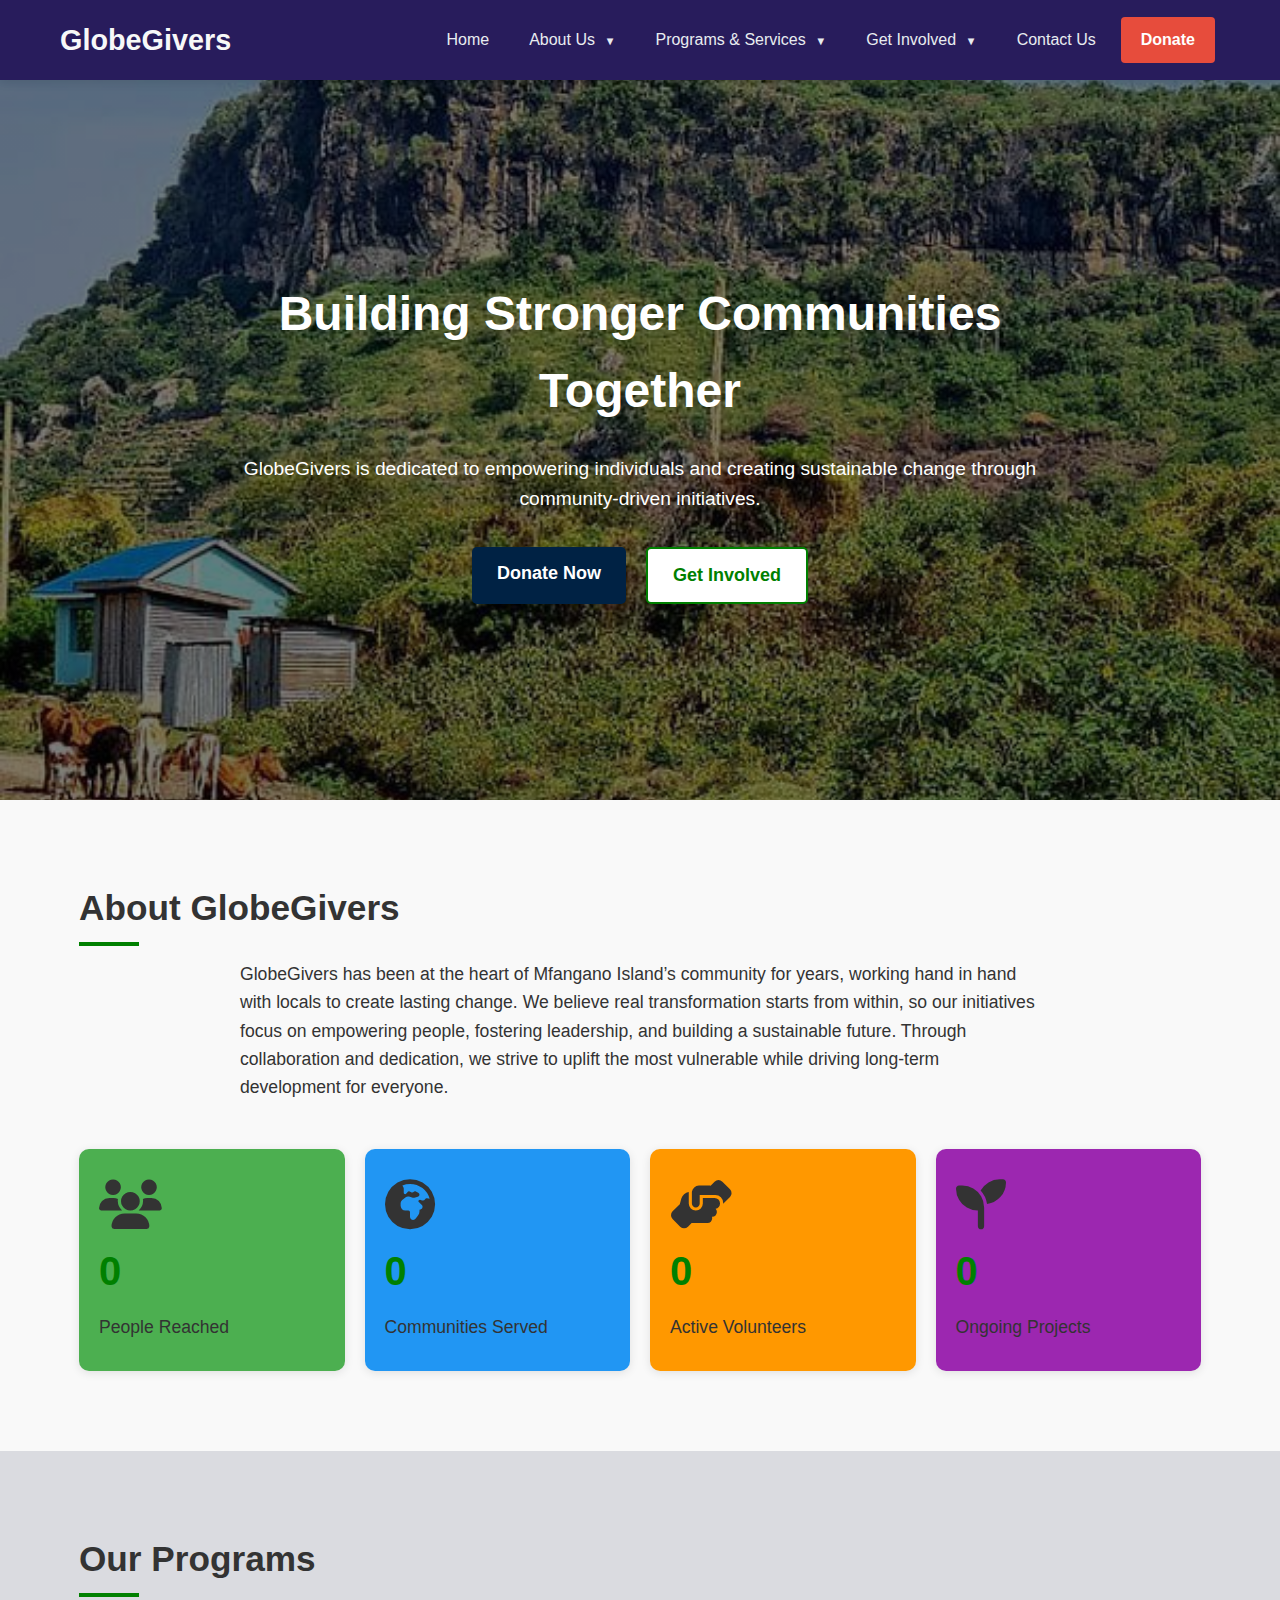
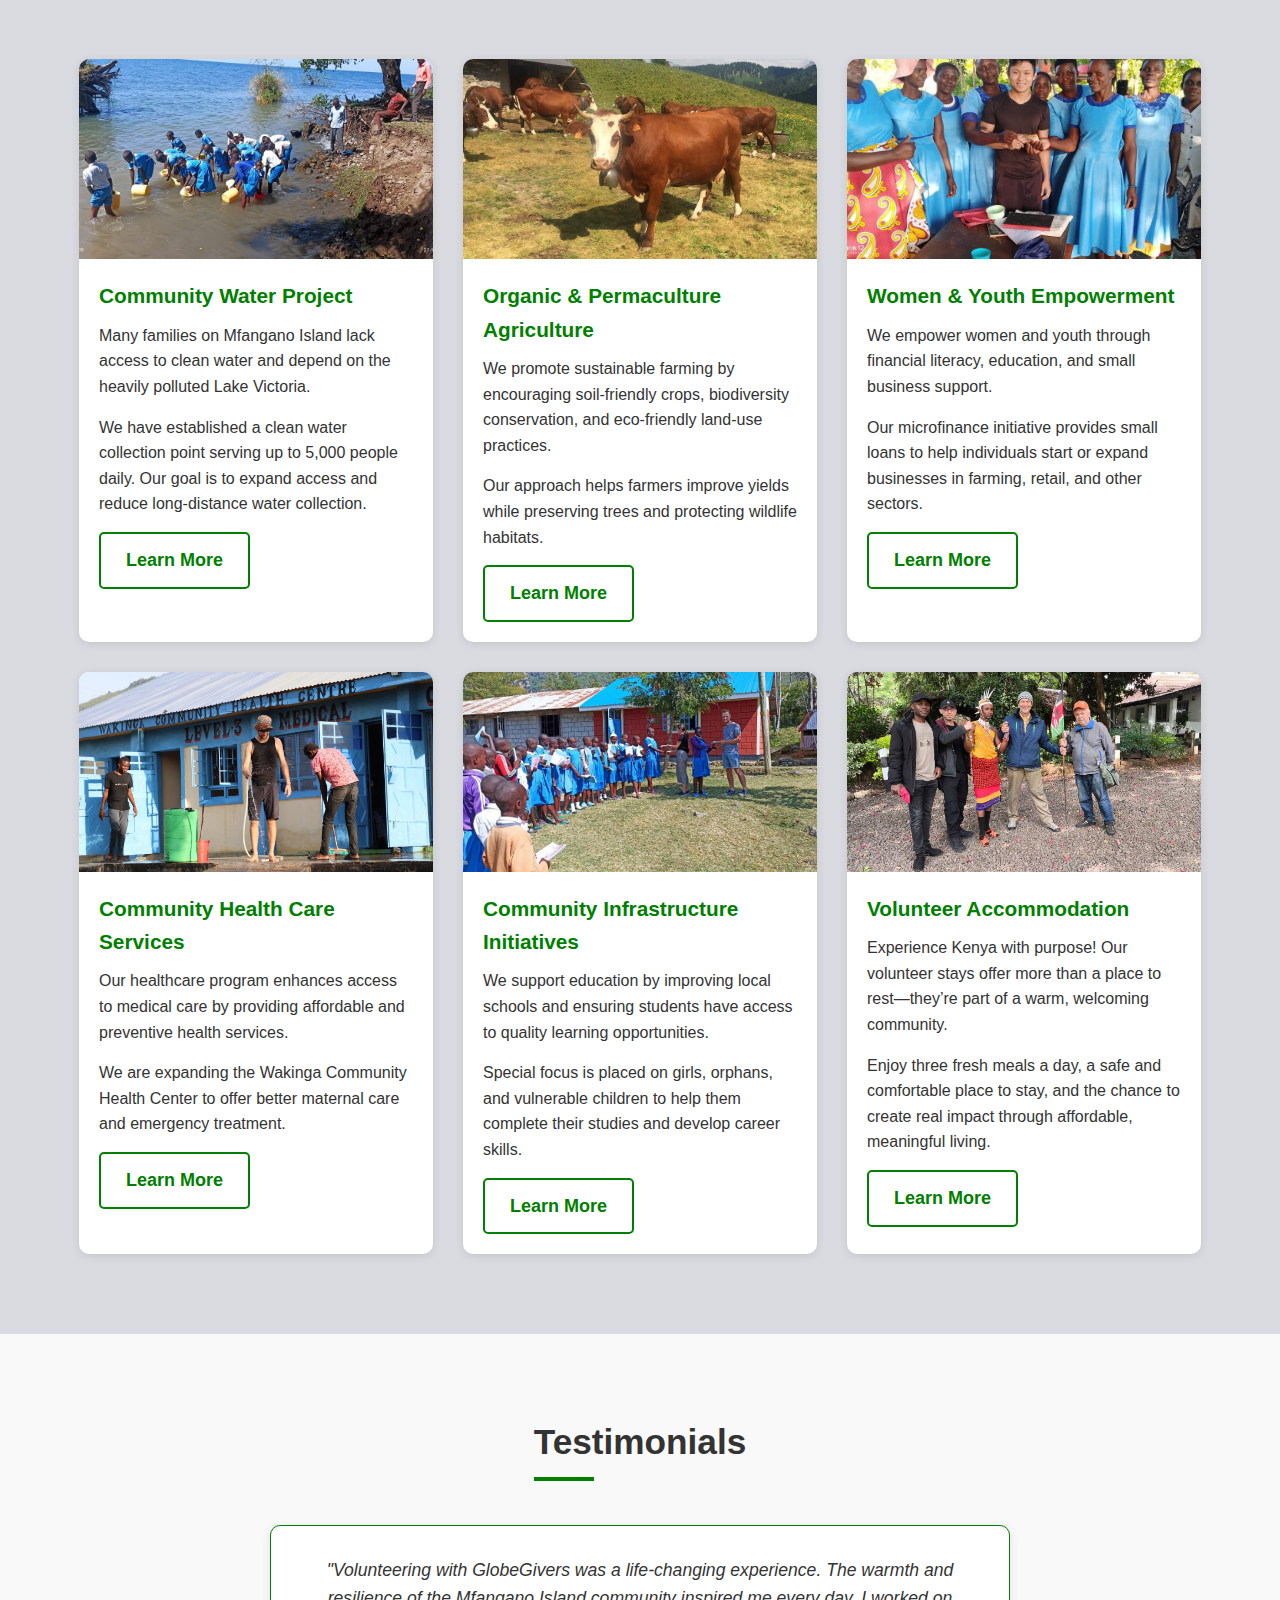
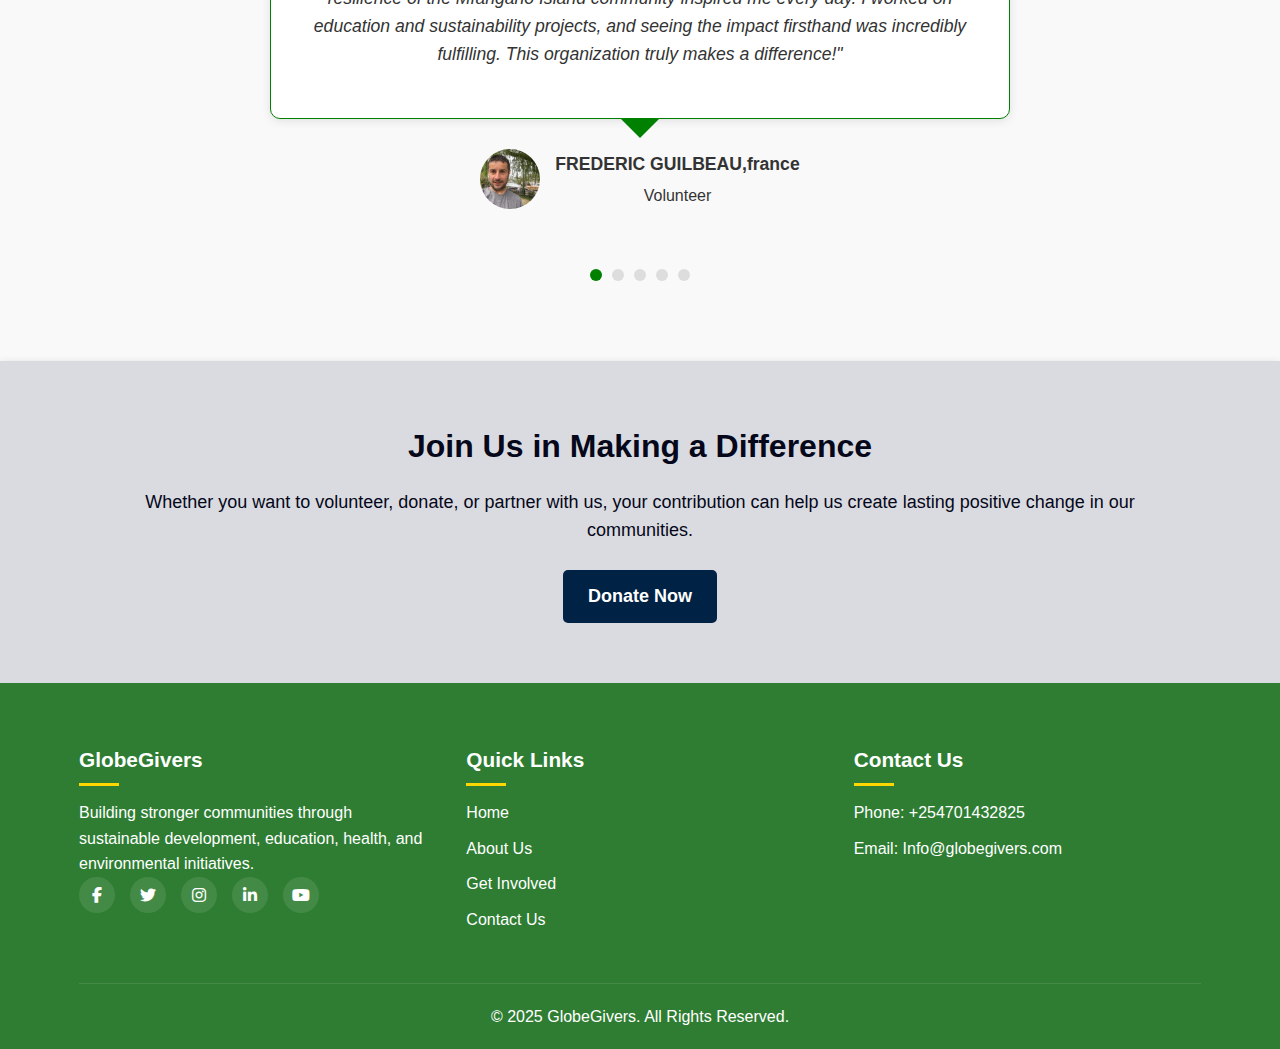
<file: index.html>
<!DOCTYPE html>
<html lang="en">
<head>
    <!-- Essential Meta Tags -->
    <meta charset="UTF-8">
    <meta name="viewport" content="width=device-width, initial-scale=1.0">

    <!-- Title -->
    <title>GlobeGivers | Community Support on Mfangano Island</title>

    <!-- Meta Description -->
    <meta name="description" content="GlobeGivers is a community-focused organization on Mfangano Island, Lake Victoria. We empower locals through sustainable giving, outreach, and development programs.">

    <!-- Keywords -->
    <meta name="keywords" content="GlobeGivers, Mfangano Island, Lake Victoria, community support, nonprofit, charity, development, local giving, Kenya, outreach programs">

    <!-- Author -->
    <meta name="author" content="GlobeGivers Team">

    <!-- Open Graph (Facebook, LinkedIn) -->
    <meta property="og:title" content="GlobeGivers | Community Support on Mfangano Island">
    <meta property="og:description" content="Based on Mfangano Island, GlobeGivers is dedicated to uplifting communities through outreach and sustainable programs.">
    <meta property="og:image" content="https://globegivers.com/images/hero.jpg"> 
    <!-- Stylesheets -->
    <link rel="stylesheet" href="styles.css">
    <link rel="stylesheet" href="https://cdnjs.cloudflare.com/ajax/libs/font-awesome/6.5.1/css/all.min.css">
</head>
<body>
 
    <!-- Header -->
    <header class="gg-header">
        <div class="gg-container gg-nav-container">
            <div class="gg-logo">
                <h1>GlobeGivers</h1>
            </div>
    
            <button class="gg-hamburger" aria-label="Toggle navigation menu">
                <span class="gg-hamburger-line"></span>
                <span class="gg-hamburger-line"></span>
                <span class="gg-hamburger-line"></span>
            </button>
    
            <nav class="gg-nav">
                <ul class="gg-nav-menu">
                    <li class="gg-nav-item"><a href="index.html" class="gg-nav-link gg-active">Home</a></li>
                    <li class="gg-nav-item gg-dropdown">
                        <a href="#" class="gg-nav-link gg-dropdown-toggle">About Us <span class="gg-dropdown-icon">▼</span></a>
                        <ul class="gg-dropdown-menu">
                            <li><a href="about.html#our-history" class="gg-dropdown-item">Our History</a></li>
                            <li><a href="about.html#mission-vision" class="gg-dropdown-item">Mission & Vision</a></li>
                            <li><a href="about.html#our-team" class="gg-dropdown-item">Our Team</a></li>
                            <li><a href="about.html#our-team" class="gg-dropdown-item">Partners</a></li>
                        </ul>
                    </li>
                    <li class="gg-nav-item gg-dropdown">
                        <a href="#" class="gg-nav-link gg-dropdown-toggle">Programs & Services <span class="gg-dropdown-icon">▼</span></a>
                        <ul class="gg-dropdown-menu">
                            <li><a href="program.html?id=agriculture" class="gg-dropdown-item">Agriculture</a></li>
                            <li><a href="program.html?id=women-youth" class="gg-dropdown-item">women-youth programs</a></li>
                            <li><a href="program.html?id=water" class="gg-dropdown-item">Water Projects</a></li>
                            <li><a href="program.html?id=healthcare" class="gg-dropdown-item">Community Health</a></li>
                            <li><a href="program.html?id=infrastructure" class="gg-dropdown-item">Community infrastructure</a></li>
                        </ul>
                    </li>
                    <li class="gg-nav-item gg-dropdown">
                        <a href="about.html" class="gg-nav-link gg-dropdown-toggle">Get Involved <span class="gg-dropdown-icon">▼</span></a>
                        <ul class="gg-dropdown-menu">
                            <li><a href="contact.html#volunteer" class="gg-dropdown-item">Volunteer</a></li>
                        </ul>
                    </li>
                    
                    <li class="gg-nav-item"><a href="contact.html" class="gg-nav-link">Contact Us</a></li>
                    <li class="gg-nav-item"><a href="https://www.mchanga.africa/fundraiser/113643" class="gg-cta-btn">Donate</a></li>
                </ul>
            </nav>
        </div>
    </header>

    <!-- Hero Section -->
    <section class="hero">
        <div class="container">
            <div class="hero-content">
                <h1 class="hero-title">Building Stronger Communities Together</h1>
                <p class="hero-description">GlobeGivers is dedicated to empowering individuals and creating sustainable change through community-driven initiatives.</p>
                <div class="hero-btns">
                    <a href="https://www.mchanga.africa/fundraiser/113643" class="btn btn-primary">Donate Now</a>
                    <a href="contact.html#volunteer" class="btn btn-secondary">Get Involved</a>
                </div>
            </div>
        </div>
    </section>
    <!-- About Section -->
    <section class="about">
        <div class="container">
            <h2 class="section-title">About GlobeGivers</h2>
            <p class="about-description">
                GlobeGivers has been at the heart of Mfangano Island’s community for years, working hand in hand with locals to create lasting change. We believe real transformation starts from within, so our initiatives focus on empowering people, fostering leadership, and building a sustainable future. Through collaboration and dedication, we strive to uplift the most vulnerable while driving long-term development for everyone.
            </p>

            <div class="stats-container">
    <div class="stat-item people">
        <i class="fas fa-users"></i>
        <div class="stat-number" data-count="15000">0</div>
        <p class="stat-text">People Reached</p>
    </div>
    <div class="stat-item communities">
        <i class="fas fa-globe-africa"></i>
        <div class="stat-number" data-count="120">0</div>
        <p class="stat-text">Communities Served</p>
    </div>
    <div class="stat-item volunteers">
        <i class="fas fa-hands-helping"></i>
        <div class="stat-number" data-count="250">0</div>
        <p class="stat-text">Active Volunteers</p>
    </div>
    <div class="stat-item projects">
        <i class="fas fa-seedling"></i>
        <div class="stat-number" data-count="50">0</div>
        <p class="stat-text">Ongoing Projects</p>
    </div>
</div>
        </div>
    </section>

    <!-- Programs Section -->
    <section class="programs">
        <div class="container">
            <h2 class="section-title">Our Programs</h2>
            <div class="programs-grid">
    
                <div class="program-card">
                    <div class="program-img">
                        <img src="/images/water1.jpg" alt="Community Water Project">
                    </div>
                    <div class="program-content">
                        <h3 class="program-title">Community Water Project</h3>
                        <p class="program-description">
                            Many families on Mfangano Island lack access to clean water and depend on the heavily polluted Lake Victoria. 
                        </p>
                        <p class="program-description">
                            We have established a clean water collection point serving up to 5,000 people daily. Our goal is to expand access and reduce long-distance water collection.
                        </p>
                        <a href="program.html?id=water" class="btn btn-secondary">Learn More</a>
                    </div>
                </div>
    
                <div class="program-card">
                    <div class="program-img">
                        <img src="/images/agri1.jpg" alt="Organic & Permaculture Agriculture">
                    </div>
                    <div class="program-content">
                        <h3 class="program-title">Organic & Permaculture Agriculture</h3>
                        <p class="program-description">
                            We promote sustainable farming by encouraging soil-friendly crops, biodiversity conservation, and eco-friendly land-use practices.  
                        </p>
                        <p class="program-description">
                            Our approach helps farmers improve yields while preserving trees and protecting wildlife habitats.  
                        </p>
                        <a href="program.html?id=agriculture" class="btn btn-secondary">Learn More</a>
                    </div>
                </div>
    
                <div class="program-card">
                    <div class="program-img">
                        <img src="/images/init1.jpg" alt="Women & Youth Empowerment">
                    </div>
                    <div class="program-content">
                        <h3 class="program-title">Women & Youth Empowerment</h3>
                        <p class="program-description">
                            We empower women and youth through financial literacy, education, and small business support.  
                        </p>
                        <p class="program-description">
                            Our microfinance initiative provides small loans to help individuals start or expand businesses in farming, retail, and other sectors.
                        </p>
                        <a href="program.html?id=women-youth" class="btn btn-secondary">Learn More</a>
                    </div>
                </div>
    
                <div class="program-card">
                    <div class="program-img">
                        <img src="/images/health01.jpg" alt="Community Health Care Services">
                    </div>
                    <div class="program-content">
                        <h3 class="program-title">Community Health Care Services</h3>
                        <p class="program-description">
                            Our healthcare program enhances access to medical care by providing affordable and preventive health services.  
                        </p>
                        <p class="program-description">
                            We are expanding the Wakinga Community Health Center to offer better maternal care and emergency treatment.
                        </p>
                        <a href="program.html?id=healthcare" class="btn btn-secondary">Learn More</a>
                    </div>
                </div>
    
                <div class="program-card">
                    <div class="program-img">
                        <img src="/images/infra1.jpg" alt="Community Infrastructure Initiatives">
                    </div>
                    <div class="program-content">
                        <h3 class="program-title">Community Infrastructure Initiatives</h3>
                        <p class="program-description">
                            We support education by improving local schools and ensuring students have access to quality learning opportunities.
                        </p>
                        <p class="program-description">
                            Special focus is placed on girls, orphans, and vulnerable children to help them complete their studies and develop career skills.
                        </p>
                        <a href="program.html?id=infrastructure" class="btn btn-secondary">Learn More</a>
                    </div>
                </div>
                <div class="program-card">
                    <div class="program-img">
                        <img src="/images/accommodation.jpg" alt="Volunteer Accommodation">
                    </div>
                    <div class="program-content">
                        <h3 class="program-title">Volunteer Accommodation</h3>
                        <p class="program-description">
                            Experience Kenya with purpose! Our volunteer stays offer more than a place to rest—they’re part of a warm, welcoming community.
                        </p>
                        <p class="program-description">
                            Enjoy three fresh meals a day, a safe and comfortable place to stay, and the chance to create real impact through affordable, meaningful living.
                        </p>
                        <a href="program.html?id=accommodation" class="btn btn-secondary">Learn More</a>
                    </div>
                </div>
                
            </div>
        </div>
    </section>
    
    <!-- Testimonials Section -->
    <section class="testimonials">
        <div class="container">
            <h2 class="section-title">Testimonials</h2>
            <div class="testimonial-slider">
                <div class="testimonial-slide active">
                    <div class="testimonial-content">
                        <p class="testimonial-text">
                          
"Volunteering with GlobeGivers was a life-changing experience. The warmth and resilience of the Mfangano Island community inspired me every day. I worked on education and sustainability projects, and seeing the impact firsthand was incredibly fulfilling. This organization truly makes a difference!"
                        </p>
                    </div>
                    <div class="testimonial-author">
                        <div class="author-img">
                            <img src="/images/fredrick.jpg" alt="FREDERIC GUILBEAU,france">
                        </div>
                        <div class="author-info">
                            <h4>FREDERIC GUILBEAU,france 
</h4>
                            <p>Volunteer</p>
                        </div>
                    </div>
                </div>
                <div class="testimonial-slide">
                    <div class="testimonial-content">
                        <p class="testimonial-text">
                            
"As a local volunteer, I have seen how GlobeGivers transforms lives. From supporting widows and orphans to improving healthcare and education, the work is deeply impactful. Being part of this movement has given me purpose and a strong sense of community."
                        </p>
                    </div>
                    <div class="testimonial-author">
                        <div class="author-img">
                            <img src="/images/samwel.jpg" alt="Samwuel">
                        </div>
                        <div class="author-info">
                            <h4>Samwel O., Kenya</h4>
                            <p>Local Community Coordinator</p>
                        </div>
                    </div>
                </div>
                
                
                <div class="testimonial-slide">
                    <div class="testimonial-content">
                        <p class="testimonial-text">
                            
"I spent three months with GlobeGivers, and it was one of the most rewarding experiences of my life. The team is passionate, the projects are well-organized, and the connection with the local people is genuine. If you want to make a real impact, this is the place to be!"
                        </p>
                    </div>
                    <div class="testimonial-author">
                        <div class="author-img">
                            <img src="/images/amber.jpg" alt="Jennifer Lee">
                        </div>
                        <div class="author-info">
                            <h4>Amber Chandu, USA</h4>
                            <p>Volunteer</p>
                        </div>
                    </div>
                </div>
                
                
                  <div class="testimonial-slide">
                    <div class="testimonial-content">
                        <p class="testimonial-text">
                            

"Volunteering with GlobeGivers was an unforgettable experience. The community on Mfangano Island welcomed me with open arms, and I was deeply moved by their strength and kindness. Working on education and sustainability projects allowed me to contribute in a meaningful way, and I left feeling inspired by the incredible work being done. I highly recommend this organization to anyone looking to make a real difference!"
                        </p>
                    </div>
                    <div class="testimonial-author">
                        <div class="author-img">
                            <img src="/images/claudia.jpg" alt="Jennifer Lee">
                        </div>
                        <div class="author-info">
                            <h4>Claudia L., Germany</h4>
                            <p>Volunteer</p>
                        </div>
                    </div>
                </div>
                
                 <div class="testimonial-slide">
                    <div class="testimonial-content">
                        <p class="testimonial-text">
                            


"My time with GlobeGivers was truly eye-opening. The dedication of the team and the warmth of the Mfangano Island community made every moment special. I was involved in environmental conservation and education projects, and seeing the direct impact of our work was incredibly rewarding. GlobeGivers is doing amazing work, and I’m grateful to have been part of it!"
                        </p>
                    </div>
                    <div class="testimonial-author">
                        <div class="author-img">
                            <img src="/images/fwang.jpg" alt="Jennifer Lee">
                        </div>
                        <div class="author-info">
                            <h4>Fwang, China</h4>
                            <p>Volunteer</p>
                        </div>
                    </div>
                </div>
                
                
                
                
                <div class="slider-controls">
                    <div class="slider-dots">
                        <span class="dot active" data-slide="0"></span>
                        <span class="dot" data-slide="1"></span>
                        <span class="dot" data-slide="2"></span>
                         <span class="dot" data-slide="3"></span>
                          <span class="dot" data-slide="4"></span>
                    </div>
                </div>
            </div>
        </div>
    </section>
    
    <!-- CTA Section -->
    <section class="cta-section">
    <div class="container">
        <h2 class="cta-title">Join Us in Making a Difference</h2>
        <p class="cta-description">
            Whether you want to volunteer, donate, or partner with us, your contribution can help us create lasting positive change in our communities.
        </p>
        <div class="cta-btns">
            <a href="https://www.mchanga.africa/fundraiser/113643" class="btn btn-primary">Donate Now</a>
            
        </div>
    </div>
    </section>

    <!-- Footer -->
    <footer> 
        <div class="container">
            <div class="footer-container">
                <div class="footer-col">
                    <h3>GlobeGivers</h3>
                    <p>
                        Building stronger communities through sustainable development, education, health, and environmental initiatives.
                    </p>
                    <div class="social-links">
                        <a href="https://www.facebook.com/profile.php?id=61574922598829" target="_blank"><i class="fab fa-facebook-f"></i></a>
                        <a href="https://x.com/GiversGlobe?t=nL_sq6ZDGML9ISwHflJtBQ&s=09" target="_blank"><i class="fab fa-twitter"></i></a>
                        <a href="https://www.instagram.com/globegivers?igsh=b3k2cm12b3JtMWc1" target="_blank"><i class="fab fa-instagram"></i></a>
                        <a href="https://www.linkedin.com/in/globe-givers-03aa0a359?utm_source=share&utm_campaign=share_via&utm_content=profile&utm_medium=android_app" target="_blank"><i class="fab fa-linkedin-in"></i></a>
                        <a href="https://www.youtube.com/@GlobeGivers" target="_blank"><i class="fab fa-youtube"></i></a>
                    </div>    
                </div>
                <div class="footer-col">
                    <h3>Quick Links</h3>
                    <ul class="footer-links">
                        <li><a href="index.html">Home</a></li>
                        <li><a href="about.html">About Us</a></li>
                        
                        <li><a href="contact.html#volunteer">Get Involved</a></li>
                       
                        <!-- <li><a href="galery.html">gallery</a></li> -->
                        <li><a href="contact.html">Contact Us</a></li>
                    </ul>
                </div>
                <div class="footer-col">
                    <h3>Contact Us</h3>
                    <ul class="footer-links">
                        <li>Phone: +254701432825</li>
                        <li>Email: <a href="mailto:Info@globegivers.com">Info@globegivers.com</a></li>
                    </ul>
                </div>
            </div>
            <div class="copyright">
                <p>&copy; 2025 GlobeGivers. All Rights Reserved.</p>
            </div>
        </div>
    </footer>
    
    <script src="script.js"></script>
 </body>
 </html>
</file>
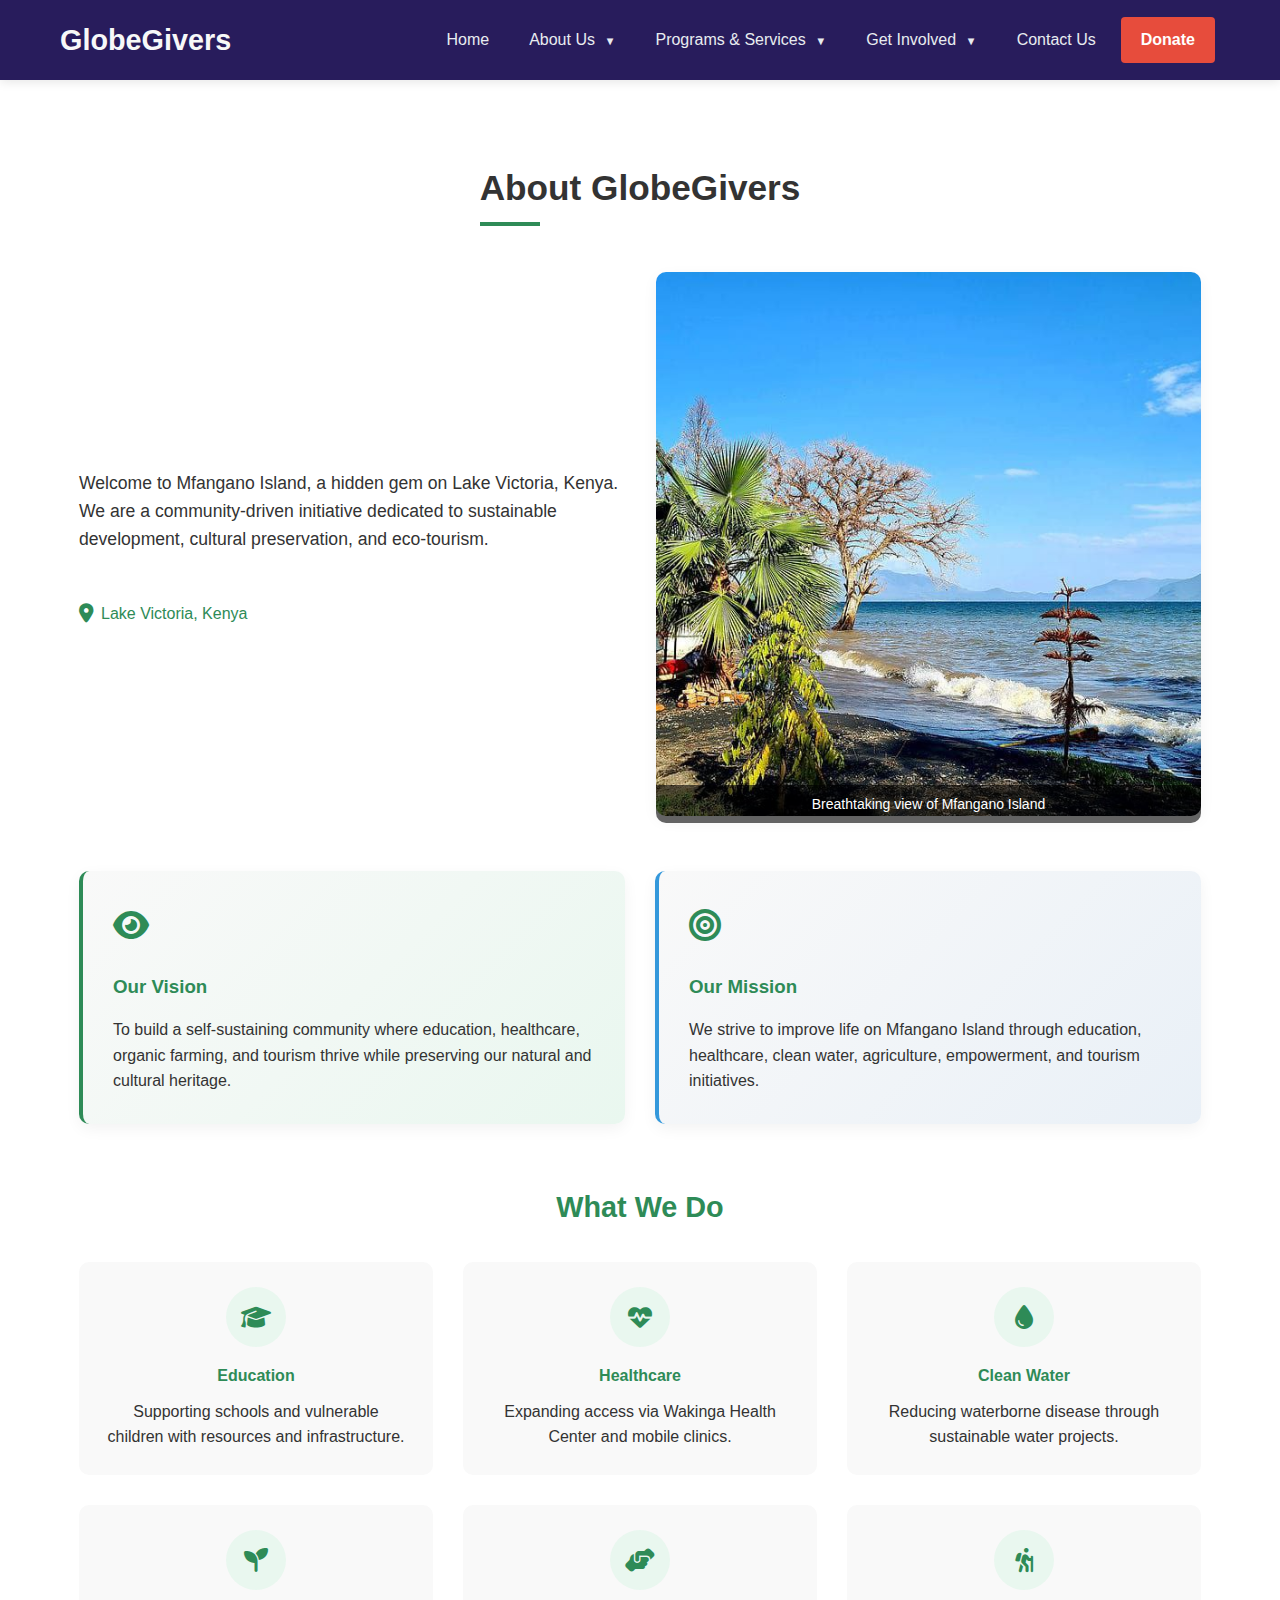
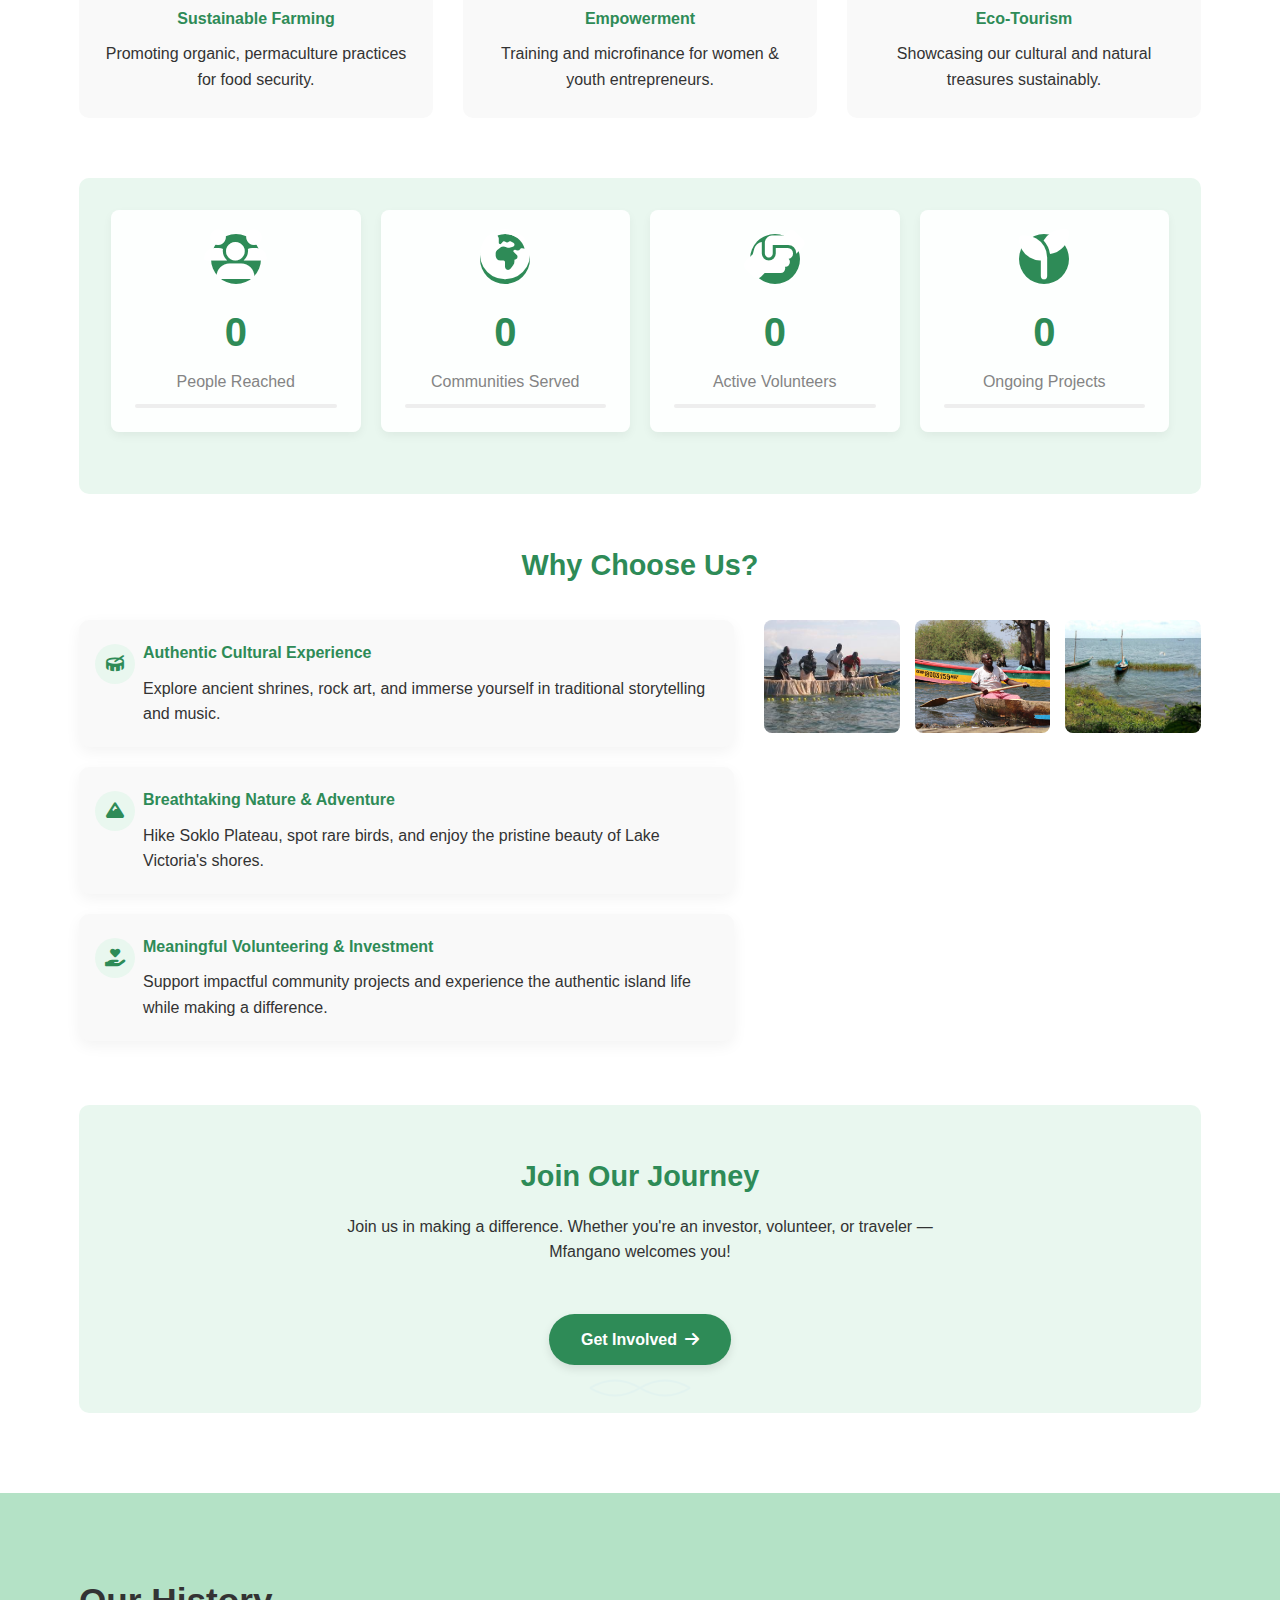
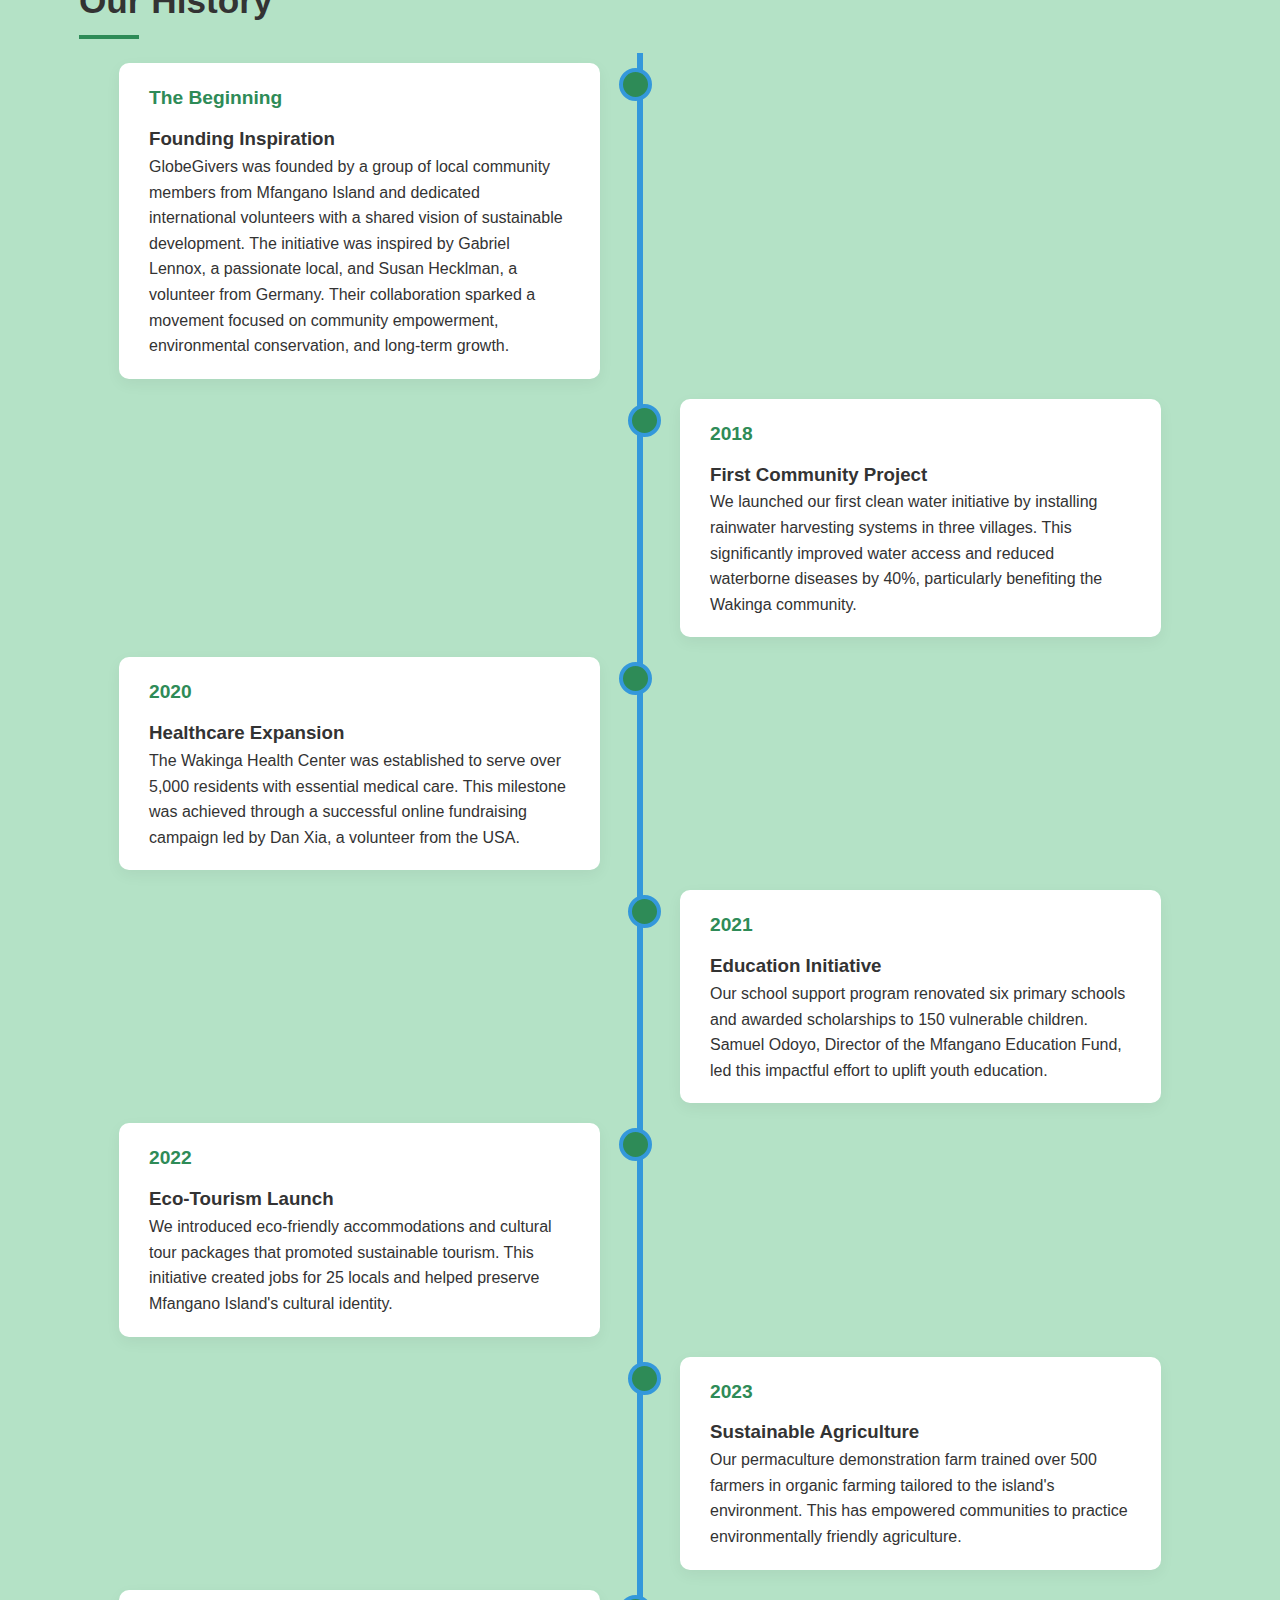
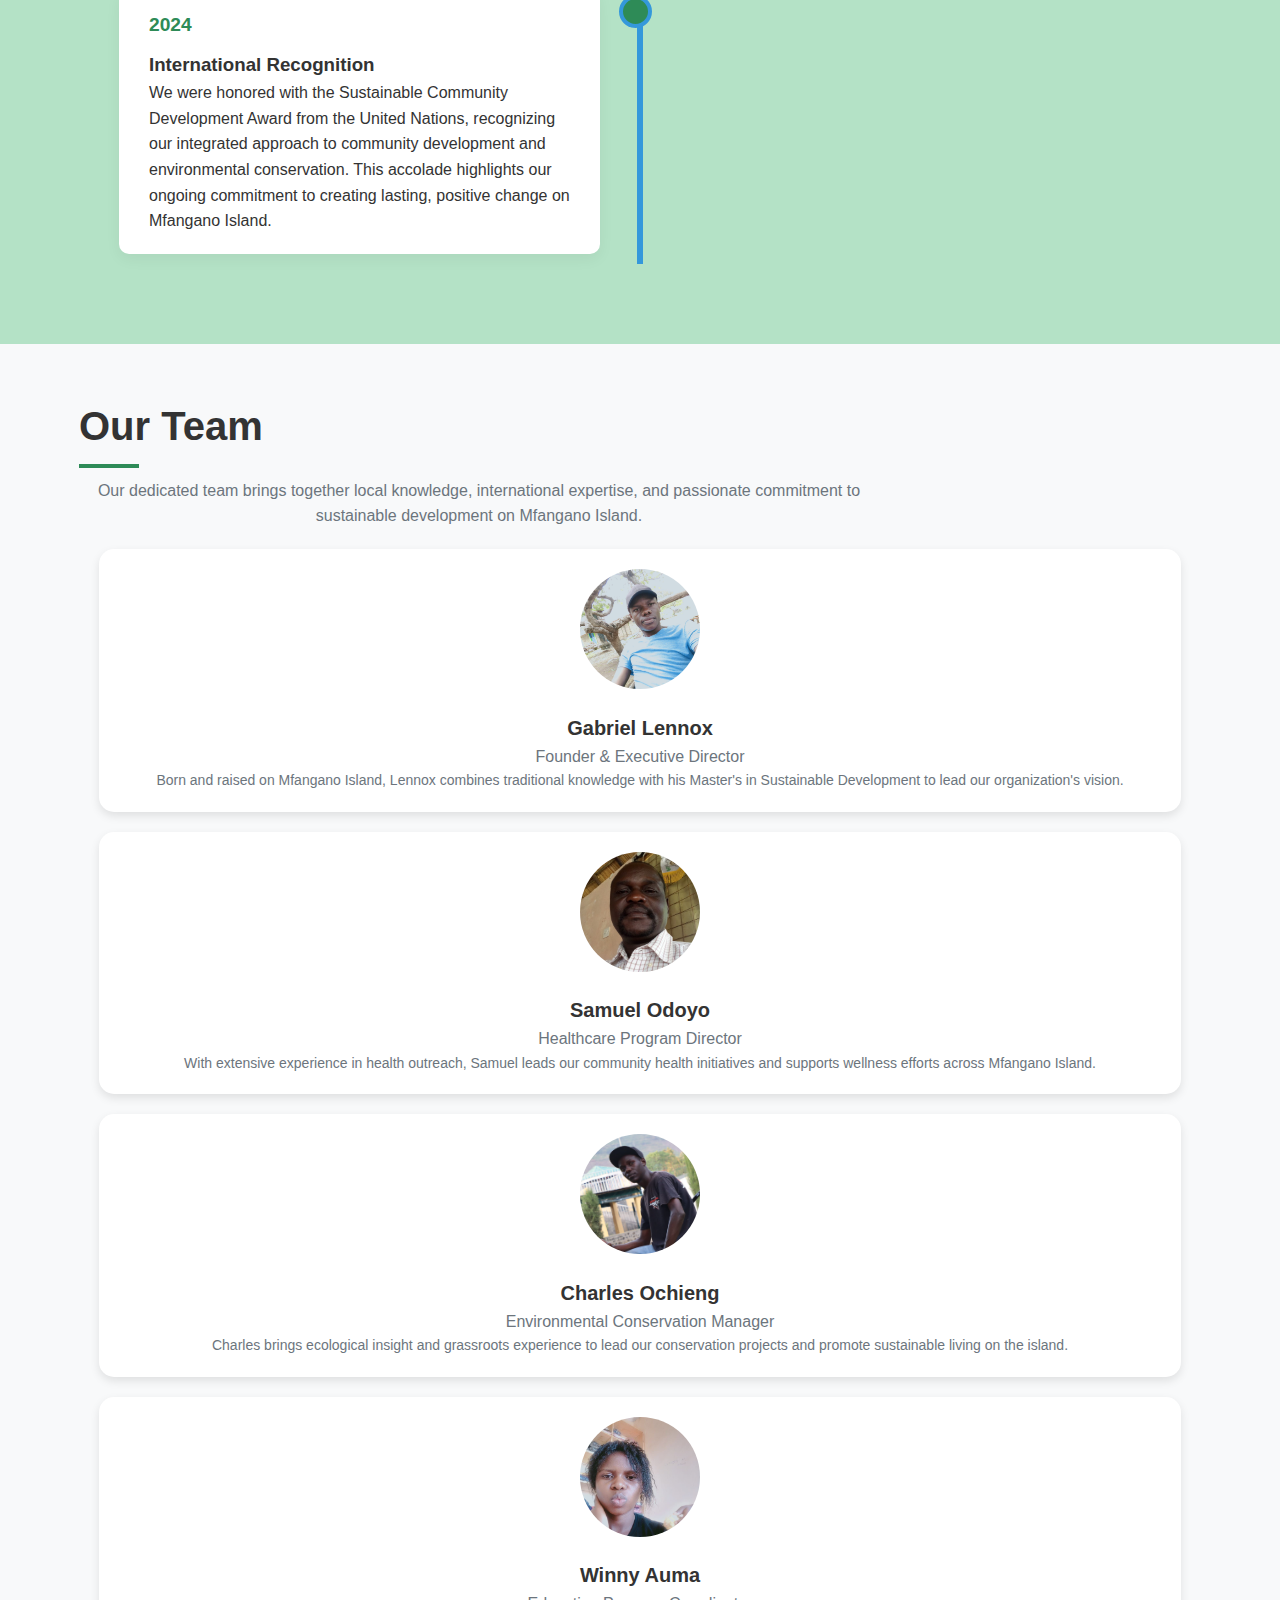
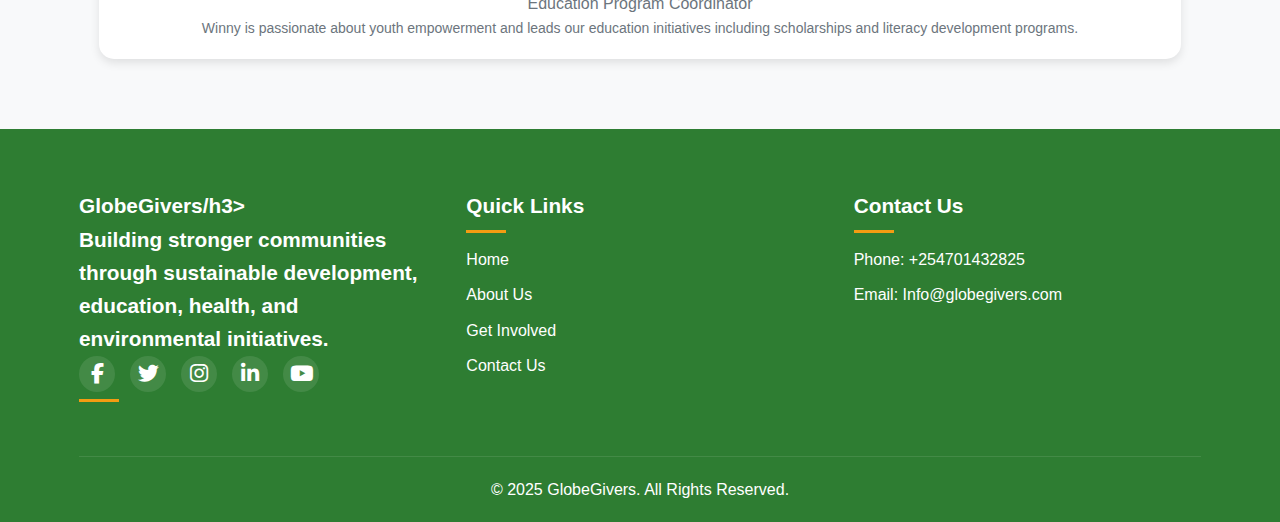
<file: about.html>
<!DOCTYPE html>
<html lang="en">
<head>
    <meta charset="UTF-8">
    <meta name="viewport" content="width=device-width, initial-scale=1.0">
    <title>GlobeGivers | About Us</title>
    <link rel="stylesheet" href="styles.css">
    <link rel="stylesheet" href="https://cdnjs.cloudflare.com/ajax/libs/font-awesome/6.5.1/css/all.min.css">

      <!-- CSS for enhanced styling -->
<style>
    /* Base Variables */
:root {
  --primary-color: #2E8B57;
  --primary-color-dark: #1f6d3e;
  --primary-color-light: #e9f7ef;
  --secondary-color: #3498db;
  --accent-color: #f39c12;
  --background-white: #ffffff;
  --background-light: #f9f9f9;
  --text-dark: #333333;
  --text-light: #666666;
  --box-shadow: 0 5px 15px rgba(0,0,0,0.05);
}

/* Common Layout Elements */
.about-header {
  text-align: center;
  margin-bottom: 2rem;
  position: relative;
}

.island-svg {
  max-width: auto;
  height: 100px;
  margin: 1rem auto;
}

/* About Intro Section */
.about-intro {
  display: flex;
  gap: 2rem;
  margin-bottom: 3rem;
  align-items: center;
}

.intro-content {
  flex: 1;
}

.intro-image {
  flex: 1;
  position: relative;
}

.rounded-image {
  border-radius: 10px;
  box-shadow: var(--box-shadow);
  width: 100%;
  height: auto;
}

.image-caption {
  background: rgba(0,0,0,0.6);
  color: white;
  padding: 8px;
  border-radius: 0 0 10px 10px;
  position: absolute;
  bottom: 0;
  width: 100%;
  text-align: center;
  font-size: 14px;
}

.location-indicator {
  display: flex;
  align-items: center;
  color: var(--primary-color);
  margin-top: 1rem;
}

.location-indicator i {
  margin-right: 8px;
  font-size: 1.2rem;
}

/* Mission & Vision Section */
.mission-vision {
  display: flex;
  gap: 30px;
  margin-bottom: 60px;
  flex-wrap: wrap;
}

.card {
  flex: 1;
  min-width: 300px;
  background: var(--background-white);
  border-radius: 10px;
  padding: 30px;
  box-shadow: var(--box-shadow);
  transition: transform 0.3s;
  position: relative;
  overflow: hidden;
}

.card:hover {
  transform: translateY(-10px);
}

.vision-card {
  background: linear-gradient(135deg, #f9f9f9, #e9f7ef);
  border-left: 4px solid var(--primary-color);
}

.mission-card {
  background: linear-gradient(135deg, #f9f9f9, #e9f0f7);
  border-left: 4px solid var(--secondary-color);
}

.card-icon {
  font-size: 2rem;
  color: var(--primary-color);
  margin-bottom: 20px;
}

.card h3 {
  margin-bottom: 15px;
  color: var(--primary-color);
}

/* Projects Section */
.projects-list h3 {
  text-align: center;
  font-size: 1.8rem;
  margin-bottom: 30px;
  color: var(--primary-color);
}

.projects-grid {
  display: grid;
  grid-template-columns: repeat(auto-fill, minmax(300px, 1fr));
  gap: 30px;
  margin-bottom: 60px;
  margin-top: 2rem;
}

.project-item {
  background: var(--background-light);
  border-radius: 10px;
  padding: 25px;
  transition: transform 0.3s;
  text-align: center;
}

.project-item:hover {
  transform: translateY(-5px);
  box-shadow: var(--box-shadow);
}

.project-icon {
  font-size: 1.5rem;
  color: var(--secondary-color);
  margin-bottom: 15px;
  width: 60px;
  height: 60px;
  border-radius: 50%;
  background-color: #e9f7ef;
  display: flex;
  align-items: center;
  justify-content: center;
  margin: 0 auto 1rem;
}

.project-icon i {
  font-size: 24px;
  color: var(--primary-color);
}

.project-item h4 {
  margin-bottom: 10px;
  color: var(--primary-color);
}

/* Stats Section */
.stats-container {
  display: flex;
  flex-wrap: wrap;
  justify-content: space-around;
  margin: 3rem 0;
  background-color: var(--primary-color-light);
  padding: 2rem;
  border-radius: 10px;
}

.stat-item {
  text-align: center;
  width: 200px;
  margin-bottom: 30px;
  padding: 1.5rem;
  border-radius: 8px;
  background-color: rgba(255,255,255,0.9);
  box-shadow: 0 4px 10px rgba(0,0,0,0.05);
  position: relative;
}

.stat-icon {
  width: 50px;
  height: 50px;
  border-radius: 50%;
  background-color: var(--primary-color);
  color: white;
  display: flex;
  align-items: center;
  justify-content: center;
  margin: 0 auto 1rem;
  font-size: 20px;
}

.stat-number {
  font-size: 2.5rem;
  font-weight: bold;
  color: var(--primary-color);
  margin-bottom: 5px;
}

.stat-text {
  color: var(--text-light);
  font-size: 1rem;
  opacity: 0.8;
}

.stat-progress {
  width: 100%;
  height: 4px;
  background: #eee;
  margin-top: 10px;
  border-radius: 2px;
  overflow: hidden;
}

.progress-bar {
  height: 100%;
  width: 0;
  background: var(--secondary-color);
  transition: width 1.5s ease-in-out;
}

/* Why Choose Us / Highlights Section */
.why-choose-us h3 {
  text-align: center;
  font-size: 1.8rem;
  margin-bottom: 30px;
  color: var(--primary-color);
}

.highlights-container {
  display: flex;
  flex-wrap: wrap;
  gap: 30px;
  margin-bottom: 60px;
  margin-top: 2rem;
}

.highlight-cards {
  flex: 3;
  min-width: 300px;
  display: flex;
  flex-direction: column;
  gap: 20px;
}

.highlight-card {
  background: var(--background-light);
  border-radius: 10px;
  padding: 20px;
  box-shadow: var(--box-shadow);
  transition: all 0.3s ease;
  display: flex;
  flex-direction: column;
  position: relative;
  padding-left: 4rem;
}

.highlight-card:hover {
  transform: translateX(5px);
}

.highlight-icon {
  position: absolute;
  left: 1rem;
  top: 1.5rem;
  width: 40px;
  height: 40px;
  border-radius: 50%;
  background-color: #e9f7ef;
  display: flex;
  align-items: center;
  justify-content: center;
}

.highlight-icon i {
  font-size: 18px;
  color: var(--primary-color);
}

.highlight-card h4 {
  margin-bottom: 10px;
  color: var(--primary-color);
}

.highlights-image {
  flex: 2;
  min-width: 300px;
}

.image-gallery {
  display: grid;
  grid-template-columns: repeat(3, 1fr);
  gap: 15px;
}

.gallery-img {
  width: 100%;
  height: 100%;
  object-fit: cover;
  border-radius: 8px;
  transition: transform 0.3s ease;
}

.gallery-img:hover {
  transform: scale(1.05);
}

/* CTA Section */
.cta-join {
  margin-top: 4rem;
  background: linear-gradient(135deg, var(--primary-color-light), #e9f7ef);
  padding: 3rem;
  border-radius: 10px;
  text-align: center;
  position: relative;
  overflow: hidden;
}

.waves-svg {
  position: absolute;
  bottom: 0;
  left: 0;
  width: 100%;
  height: 50px;
  opacity: 0.3;
}

.cta-graphic {
  position: absolute;
  top: 0;
  left: 0;
  width: 100%;
  height: 100%;
  opacity: 0.1;
  z-index: 0;
}

.cta-content {
  position: relative;
  z-index: 1;
}

.cta-content h3 {
  font-size: 1.8rem;
  margin-bottom: 15px;
  color: var(--primary-color);
}

.cta-content p {
  margin-bottom: 25px;
  max-width: 600px;
  margin-left: auto;
  margin-right: auto;
}

.btn-cta {
  display: inline-flex;
  align-items: center;
  background-color: var(--primary-color);
  color: white;
  padding: 0.8rem 2rem;
  border-radius: 30px;
  text-decoration: none;
  font-weight: 600;
  margin-top: 1.5rem;
  transition: all 0.3s ease;
  box-shadow: 0 4px 10px rgba(0,0,0,0.1);
}

.btn-cta:hover {
  background-color: var(--primary-color-dark);
  transform: translateY(-3px);
  box-shadow: 0 6px 15px rgba(0,0,0,0.15);
}

.btn-cta i {
  margin-left: 8px;
  transition: transform 0.3s ease;
}

.btn-cta:hover i {
  transform: translateX(3px);
}

/* Our History Section */
#our-history {
  background-color: #b4e2c6;
  padding: 80px 0;
}

.timeline {
  position: relative;
  max-width: 1200px;
  margin: 0 auto;
}

.timeline::after {
  content: '';
  position: absolute;
  width: 6px;
  background-color: var(--secondary-color);
  top: 0;
  bottom: 0;
  left: 50%;
  margin-left: -3px;
}

.timeline-item {
  padding: 10px 40px;
  position: relative;
  width: 50%;
}

.timeline-item::after {
  content: '';
  position: absolute;
  width: 25px;
  height: 25px;
  right: -12px;
  background-color: var(--primary-color);
  border: 4px solid var(--secondary-color);
  top: 15px;
  border-radius: 50%;
  z-index: 1;
}

.left {
  left: 0;
}

.right {
  left: 50%;
}

.right::after {
  left: -12px;
}

.timeline-content {
  padding: 20px 30px;
  background-color: white;
  position: relative;
  border-radius: 10px;
  box-shadow: var(--box-shadow);
}

.timeline-year {
  font-weight: bold;
  color: var(--primary-color);
  margin-bottom: 10px;
  font-size: 1.2rem;
}

/* Our Team Section */

#our-team {
  padding-top: 50px;
  padding-bottom: 50px;
  background-color: #f8f9fa; /* Light background for the section */
}

#our-team .section-title {
  font-size: 2.5rem;
  font-weight: 600;
  margin-bottom: 20px;
}

#our-team .text-center {
  text-align: center;
}

#our-team p {
  color: #6c757d;
}

#our-team .team-member {
  background-color: white;
  border-radius: 15px;
  padding: 20px;
  box-shadow: 0 4px 10px rgba(0, 0, 0, 0.1);
  transition: transform 0.3s ease, box-shadow 0.3s ease;
  margin: 20px;
}

#our-team .team-member:hover {
  transform: translateY(-10px);
  box-shadow: 0 6px 15px rgba(0, 0, 0, 0.2);
  
}

#our-team .member-img {
  width: 120px;
  height: 120px;
  object-fit: cover;
  border-radius: 50%;
  margin-bottom: 15px;
}

#our-team .member-name {
  font-size: 1.25rem;
  font-weight: 600;
  color: #333;
}

#our-team .member-role {
  font-size: 1rem;
  color: #6c757d;
  font-weight: 500;
}

#our-team .member-bio {
  font-size: 0.875rem;
  color: #6c757d;
}

@media (max-width: 767px) {
  #our-team .team-member {
    padding: 15px;
  }

  #our-team .member-img {
    width: 100px;
    height: 100px;
  }
}

/* Partners Section */
#partners {
  background-color: var(--background-light);
  padding: 80px 0;
}

.partner-types {
  margin-bottom: 40px;
}

.partner-type-title {
  font-size: 1.5rem;
  color: var(--primary-color);
  margin-bottom: 20px;
  text-align: center;
}

.partners-grid {
  display: grid;
  grid-template-columns: repeat(auto-fill, minmax(220px, 1fr));
  gap: 30px;
  margin-bottom: 50px;
}

.partner-card {
  background: white;
  border-radius: 10px;
  padding: 20px;
  text-align: center;
  box-shadow: var(--box-shadow);
  transition: transform 0.3s;
}

.partner-card:hover {
  transform: translateY(-5px);
}

.partner-logo {
  width: 120px;
  height: 120px;
  object-fit: contain;
  margin: 0 auto 15px;
}

.partner-name {
  font-weight: bold;
  margin-bottom: 5px;
  color: var(--primary-color);
}

.partner-type {
  font-style: italic;
  color: var(--text-light);
  margin-bottom: 10px;
}

.partnership-cta {
  text-align: center;
  margin-top: 40px;
}

.partnership-cta h3 {
  font-size: 1.5rem;
  color: var(--primary-color);
  margin-bottom: 15px;
}

/* Responsive Styles */
@media (max-width: 992px) {
  .about-intro,
  .mission-vision,
  .highlights-container {
    flex-direction: column;
  }
  
  .stat-number {
    font-size: 2rem;
  }
  
  .cta-join {
    padding: 2rem;
  }
}

@media (max-width: 768px) {
  .timeline::after {
    left: 31px;
  }
  
  .timeline-item {
    width: 100%;
    padding-left: 70px;
    padding-right: 25px;
  }
  
  .timeline-item::after {
    left: 18px;
  }
  
  .left::after, .right::after {
    left: 18px;
  }
  
  .right {
    left: 0%;
  }
}

@media (max-width: 576px) {
  .stats-container {
    flex-direction: column;
    align-items: center;
  }
  
  .project-item {
    padding: 1rem;
  }
  
  .image-gallery {
    grid-template-columns: 1fr;
  }
}
</style>
</head>
<body>
    <!-- Header -->
    <header class="gg-header">
        <div class="gg-container gg-nav-container">
            <div class="gg-logo">
                <h1>GlobeGivers</h1>
            </div>
    
            <button class="gg-hamburger" aria-label="Toggle navigation menu">
                <span class="gg-hamburger-line"></span>
                <span class="gg-hamburger-line"></span>
                <span class="gg-hamburger-line"></span>
            </button>
    
            <nav class="gg-nav">
                <ul class="gg-nav-menu">
                    <li class="gg-nav-item"><a href="index.html" class="gg-nav-link gg-active">Home</a></li>
                    <li class="gg-nav-item gg-dropdown">
                        <a href="#" class="gg-nav-link gg-dropdown-toggle">About Us <span class="gg-dropdown-icon">▼</span></a>
                        <ul class="gg-dropdown-menu">
                            <li><a href="about.html#our-history" class="gg-dropdown-item">Our History</a></li>
                            <li><a href="about.html#mission-vision" class="gg-dropdown-item">Mission & Vision</a></li>
                            <li><a href="about.html#our-team" class="gg-dropdown-item">Our Team</a></li>
                            <li><a href="about.html#our-team" class="gg-dropdown-item">Partners</a></li>
                        </ul>
                    </li>
                    <li class="gg-nav-item gg-dropdown">
                        <a href="#" class="gg-nav-link gg-dropdown-toggle">Programs & Services <span class="gg-dropdown-icon">▼</span></a>
                        <ul class="gg-dropdown-menu">
                            <li><a href="program.html?id=agriculture" class="gg-dropdown-item">Agriculture</a></li>
                            <li><a href="program.html?id=women-youth" class="gg-dropdown-item">women-youth programs</a></li>
                            <li><a href="program.html?id=water" class="gg-dropdown-item">Water Projects</a></li>
                            <li><a href="program.html?id=healthcare" class="gg-dropdown-item">Community Health</a></li>
                            <li><a href="program.html?id=infrastructure" class="gg-dropdown-item">Community infrastructure</a></li>
                        </ul>
                    </li>
                    <li class="gg-nav-item gg-dropdown">
                        <a href="#" class="gg-nav-link gg-dropdown-toggle">Get Involved <span class="gg-dropdown-icon">▼</span></a>
                        <ul class="gg-dropdown-menu">
                            <li><a href="contact.html#volunteer" class="gg-dropdown-item">Volunteer</a></li>
                        </ul>
                    </li>
                    
                    <li class="gg-nav-item"><a href="contact.html" class="gg-nav-link">Contact Us</a></li>
                    <li class="gg-nav-item"><a href="https://www.mchanga.africa/fundraiser/113643" class="gg-cta-btn">Donate</a></li>
                </ul>
            </nav>
        </div>
    </header>


    <!-- About Section -->
    <section class="about section-padding" style="background-color: var(--background-white);">
        <div class="container">
            <!-- Header with Island Illustration -->
            <div class="about-header">
                <h2 class="section-title">About GlobeGivers</h2>
               
            </div>
      
            <!-- Introduction with image -->
            <div class="about-intro">
                <div class="intro-content">
                    <p class="about-description">
                        Welcome to Mfangano Island, a hidden gem on Lake Victoria, Kenya. We are a community-driven initiative dedicated to sustainable development, cultural preservation, and eco-tourism.
                    </p>
                    <div class="location-indicator">
                        <i class="fas fa-map-marker-alt"></i>
                        <span>Lake Victoria, Kenya</span>
                    </div>
                </div>
                <div class="intro-image">
                    <img src="images/mfangano.jpg" alt="Mfangano Island aerial view" class="rounded-image"/>
                    <div class="image-caption">Breathtaking view of Mfangano Island</div>
                </div>
            </div>
      
            <!-- Mission & Vision Cards -->
            <div class="mission-vision" id="mission-vision">
                <div class="card vision-card">
                    <div class="card-icon">
                        <i class="fas fa-eye"></i>
                    </div>
                    <h3>Our Vision</h3>
                    <p>
                        To build a self-sustaining community where education, healthcare, organic farming, and tourism thrive while preserving our natural and cultural heritage.
                    </p>
                </div>
                <div class="card mission-card">
                    <div class="card-icon">
                        <i class="fas fa-bullseye"></i>
                    </div>
                    <h3>Our Mission</h3>
                    <p>
                        We strive to improve life on Mfangano Island through education, healthcare, clean water, agriculture, empowerment, and tourism initiatives.
                    </p>
                </div>
            </div>
      
            <!-- What We Do - With Icons -->
            <div class="projects-list">
                <h3>What We Do</h3>
                <div class="projects-grid">
                    <div class="project-item">
                        <div class="project-icon">
                            <i class="fas fa-graduation-cap"></i>
                        </div>
                        <h4>Education</h4>
                        <p>Supporting schools and vulnerable children with resources and infrastructure.</p>
                    </div>
                    <div class="project-item">
                        <div class="project-icon">
                            <i class="fas fa-heartbeat"></i>
                        </div>
                        <h4>Healthcare</h4>
                        <p>Expanding access via Wakinga Health Center and mobile clinics.</p>
                    </div>
                    <div class="project-item">
                        <div class="project-icon">
                            <i class="fas fa-tint"></i>
                        </div>
                        <h4>Clean Water</h4>
                        <p>Reducing waterborne disease through sustainable water projects.</p>
                    </div>
                    <div class="project-item">
                        <div class="project-icon">
                            <i class="fas fa-seedling"></i>
                        </div>
                        <h4>Sustainable Farming</h4>
                        <p>Promoting organic, permaculture practices for food security.</p>
                    </div>
                    <div class="project-item">
                        <div class="project-icon">
                            <i class="fas fa-hands-helping"></i>
                        </div>
                        <h4>Empowerment</h4>
                        <p>Training and microfinance for women & youth entrepreneurs.</p>
                    </div>
                    <div class="project-item">
                        <div class="project-icon">
                            <i class="fas fa-hiking"></i>
                        </div>
                        <h4>Eco-Tourism</h4>
                        <p>Showcasing our cultural and natural treasures sustainably.</p>
                    </div>
                </div>
            </div>
      
            <!-- Interactive Stats -->
            <div class="stats-container">
                <div class="stat-item people">
                    <div class="stat-icon">
                        <i class="fas fa-users"></i>
                    </div>
                    <div class="stat-number" data-count="15000">0</div>
                    <p class="stat-text">People Reached</p>
                    <div class="stat-progress"><div class="progress-bar"></div></div>
                </div>
                <div class="stat-item communities">
                    <div class="stat-icon">
                        <i class="fas fa-globe-africa"></i>
                    </div>
                    <div class="stat-number" data-count="120">0</div>
                    <p class="stat-text">Communities Served</p>
                    <div class="stat-progress"><div class="progress-bar"></div></div>
                </div>
                <div class="stat-item volunteers">
                    <div class="stat-icon">
                        <i class="fas fa-hands-helping"></i>
                    </div>
                    <div class="stat-number" data-count="250">0</div>
                    <p class="stat-text">Active Volunteers</p>
                    <div class="stat-progress"><div class="progress-bar"></div></div>
                </div>
                <div class="stat-item projects">
                    <div class="stat-icon">
                        <i class="fas fa-seedling"></i>
                    </div>
                    <div class="stat-number" data-count="50">0</div>
                    <p class="stat-text">Ongoing Projects</p>
                    <div class="stat-progress"><div class="progress-bar"></div></div>
                </div>
            </div>
      
            <!-- Why Choose Us - With Image -->
            <div class="why-choose-us">
                <h3>Why Choose Us?</h3>
                <div class="highlights-container">
                    <div class="highlight-cards">
                        <div class="highlight-card">
                            <div class="highlight-icon">
                                <i class="fas fa-drum"></i>
                            </div>
                            <h4>Authentic Cultural Experience</h4>
                            <p>Explore ancient shrines, rock art, and immerse yourself in traditional storytelling and music.</p>
                        </div>
                        <div class="highlight-card">
                            <div class="highlight-icon">
                                <i class="fas fa-mountain"></i>
                            </div>
                            <h4>Breathtaking Nature & Adventure</h4>
                            <p>Hike Soklo Plateau, spot rare birds, and enjoy the pristine beauty of Lake Victoria's shores.</p>
                        </div>
                        <div class="highlight-card">
                            <div class="highlight-icon">
                                <i class="fas fa-hand-holding-heart"></i>
                            </div>
                            <h4>Meaningful Volunteering & Investment</h4>
                            <p>Support impactful community projects and experience the authentic island life while making a difference.</p>
                        </div>
                    </div>
                    <div class="highlights-image">
                        <div class="image-gallery">
                            <img src="images/culture1.jpg" alt="Cultural experience" class="gallery-img"/>
                            <img src="images/culture2.jpg" alt="Island nature" class="gallery-img"/>
                            <img src="images/culture3.jpg" alt="Community volunteering" class="gallery-img"/>
                        </div>
                    </div>
                </div>
            </div>
      
            <!-- CTA with Graphic -->
            <div class="cta-join">
                <div class="cta-graphic">
                    <svg viewBox="0 0 100 50" class="waves-svg">
                        <path d="M0,25 Q25,10 50,25 T100,25" fill="none" stroke="#1E90FF" stroke-width="2"/>
                        <path d="M0,25 Q25,40 50,25 T100,25" fill="none" stroke="#1E90FF" stroke-width="2"/>
                    </svg>
                </div>
                <div class="cta-content">
                    <h3>Join Our Journey</h3>
                    <p>Join us in making a difference. Whether you're an investor, volunteer, or traveler — Mfangano welcomes you!</p>
                    <a href="contact.html" class="btn-cta">Get Involved <i class="fas fa-arrow-right"></i></a>
                </div>
            </div>
        </div>
    </section>

<!-- Our History Section -->
<section id="our-history" class="section-padding">
  <div class="container">
      <h2 class="section-title">Our History</h2>
      <div class="timeline">

          <div class="timeline-item left">
              <div class="timeline-content">
                  <div class="timeline-year">The Beginning</div>
                  <h3>Founding Inspiration</h3>
                  <p>GlobeGivers was founded by a group of local community members from Mfangano Island and dedicated international volunteers with a shared vision of sustainable development. The initiative was inspired by Gabriel Lennox, a passionate local, and Susan Hecklman, a volunteer from Germany. Their collaboration sparked a movement focused on community empowerment, environmental conservation, and long-term growth.</p>
              </div>
          </div>

          <div class="timeline-item right">
              <div class="timeline-content">
                  <div class="timeline-year">2018</div>
                  <h3>First Community Project</h3>
                  <p>We launched our first clean water initiative by installing rainwater harvesting systems in three villages. This significantly improved water access and reduced waterborne diseases by 40%, particularly benefiting the Wakinga community.</p>
              </div>
          </div>

          <div class="timeline-item left">
              <div class="timeline-content">
                  <div class="timeline-year">2020</div>
                  <h3>Healthcare Expansion</h3>
                  <p>The Wakinga Health Center was established to serve over 5,000 residents with essential medical care. This milestone was achieved through a successful online fundraising campaign led by Dan Xia, a volunteer from the USA.</p>
              </div>
          </div>

          <div class="timeline-item right">
              <div class="timeline-content">
                  <div class="timeline-year">2021</div>
                  <h3>Education Initiative</h3>
                  <p>Our school support program renovated six primary schools and awarded scholarships to 150 vulnerable children. Samuel Odoyo, Director of the Mfangano Education Fund, led this impactful effort to uplift youth education.</p>
              </div>
          </div>

          <div class="timeline-item left">
              <div class="timeline-content">
                  <div class="timeline-year">2022</div>
                  <h3>Eco-Tourism Launch</h3>
                  <p>We introduced eco-friendly accommodations and cultural tour packages that promoted sustainable tourism. This initiative created jobs for 25 locals and helped preserve Mfangano Island's cultural identity.</p>
              </div>
          </div>

          <div class="timeline-item right">
              <div class="timeline-content">
                  <div class="timeline-year">2023</div>
                  <h3>Sustainable Agriculture</h3>
                  <p>Our permaculture demonstration farm trained over 500 farmers in organic farming tailored to the island's environment. This has empowered communities to practice environmentally friendly agriculture.</p>
              </div>
          </div>

          <div class="timeline-item left">
              <div class="timeline-content">
                  <div class="timeline-year">2024</div>
                  <h3>International Recognition</h3>
                  <p>We were honored with the Sustainable Community Development Award from the United Nations, recognizing our integrated approach to community development and environmental conservation. This accolade highlights our ongoing commitment to creating lasting, positive change on Mfangano Island.</p>
              </div>
          </div>

      </div>
  </div>
</section>

 <!-- Our Team Section -->
<section id="our-team" class="section-padding bg-light">
    <div class="container">
      <h2 class="section-title text-center">Our Team</h2>
      <p class="text-center mx-auto mb-5" style="max-width: 800px;">
        Our dedicated team brings together local knowledge, international expertise, and passionate commitment to sustainable development on Mfangano Island.
      </p>
      <div class="row g-4 justify-content-center">
        <div class="col-md-6 col-lg-3">
          <div class="team-member text-center p-3 bg-white rounded-4 shadow-sm h-100">
            <img src="images/lennox.jpg" alt="James Omondi" class="member-img rounded-circle mb-3" style="width: 120px; height: 120px; object-fit: cover;">
            <h4 class="member-name">Gabriel Lennox</h4>
            <p class="member-role text-muted fw-semibold">Founder & Executive Director</p>
            <p class="member-bio small">Born and raised on Mfangano Island, Lennox combines traditional knowledge with his Master's in Sustainable Development to lead our organization's vision.</p>
          </div>
        </div>
  
        <div class="col-md-6 col-lg-3">
          <div class="team-member text-center p-3 bg-white rounded-4 shadow-sm h-100">
            <img src="images/samwel.jpg" alt="Samuel Odoyo" class="member-img rounded-circle mb-3" style="width: 120px; height: 120px; object-fit: cover;">
            <h4 class="member-name">Samuel Odoyo</h4>
            <p class="member-role text-muted fw-semibold">Healthcare Program Director</p>
            <p class="member-bio small">With extensive experience in health outreach, Samuel leads our community health initiatives and supports wellness efforts across Mfangano Island.</p>
          </div>
        </div>
  
        <div class="col-md-6 col-lg-3">
          <div class="team-member text-center p-3 bg-white rounded-4 shadow-sm h-100">
            <img src="images/charles.jpg" alt="Charles Ochieng" class="member-img rounded-circle mb-3" style="width: 120px; height: 120px; object-fit: cover;">
            <h4 class="member-name">Charles Ochieng</h4>
            <p class="member-role text-muted fw-semibold">Environmental Conservation Manager</p>
            <p class="member-bio small">Charles brings ecological insight and grassroots experience to lead our conservation projects and promote sustainable living on the island.</p>
          </div>
        </div>
  
        <div class="col-md-6 col-lg-3">
          <div class="team-member text-center p-3 bg-white rounded-4 shadow-sm h-100">
            <img src="images/winny.jpg" alt="Winny Auma" class="member-img rounded-circle mb-3" style="width: 120px; height: 120px; object-fit: cover;">
            <h4 class="member-name">Winny Auma</h4>
            <p class="member-role text-muted fw-semibold">Education Program Coordinator</p>
            <p class="member-bio small">Winny is passionate about youth empowerment and leads our education initiatives including scholarships and literacy development programs.</p>
          </div>
        </div>
      </div>
    </div>
</section>
  

<footer> 
    <div class="container">
        <div class="footer-container">
            <div class="footer-col">
                <h3>GlobeGivers/h3>
                <p>
                    Building stronger communities through sustainable development, education, health, and environmental initiatives.
                </p>
                <div class="social-links">
                    <a href="https://www.facebook.com/profile.php?id=61574922598829" target="_blank"><i class="fab fa-facebook-f"></i></a>
                    <a href="https://x.com/GiversGlobe?t=nL_sq6ZDGML9ISwHflJtBQ&s=09" target="_blank"><i class="fab fa-twitter"></i></a>
                    <a href="https://www.instagram.com/globegivers?igsh=b3k2cm12b3JtMWc1" target="_blank"><i class="fab fa-instagram"></i></a>
                    <a href="https://www.linkedin.com/in/globe-givers-03aa0a359?utm_source=share&utm_campaign=share_via&utm_content=profile&utm_medium=android_app" target="_blank"><i class="fab fa-linkedin-in"></i></a>
                    <a href="https://www.youtube.com/@GlobeGivers" target="_blank"><i class="fab fa-youtube"></i></a>
                </div>    
            </div>
            <div class="footer-col">
                <h3>Quick Links</h3>
                <ul class="footer-links">
                    <li><a href="index.html">Home</a></li>
                    <li><a href="about.html">About Us</a></li>
                    
                    <li><a href="contact.html#volunteer">Get Involved</a></li>
                   
                    <!-- <li><a href="galery.html">gallery</a></li> -->
                    <li><a href="contact.html">Contact Us</a></li>
                </ul>
            </div>
            <div class="footer-col">
                <h3>Contact Us</h3>
                <ul class="footer-links">
                    <li>Phone: +254701432825</li>
                    <li>Email: <a href="mailto:Info@globegivers.com">Info@globegivers.com</a></li>
                </ul>
            </div>
        </div>
        <div class="copyright">
            <p>&copy; 2025 GlobeGivers. All Rights Reserved.</p>
        </div>
    </div>
</footer>
  <!-- JavaScript for Animations -->
  <script>
  document.addEventListener('DOMContentLoaded', function() {
    // Animate stats counter
    const animateStats = () => {
      const statElements = document.querySelectorAll('.stat-number');
      const progressBars = document.querySelectorAll('.progress-bar');
      
      if (isElementInViewport(statElements[0])) {
        statElements.forEach((stat, index) => {
          const target = parseInt(stat.getAttribute('data-count'));
          const duration = 2000; // 2 seconds
          
          // Animate counter
          let start = 0;
          const increment = target / (duration / 16);
          
          const timer = setInterval(() => {
            start += increment;
            stat.textContent = Math.floor(start);
            
            if (start >= target) {
              stat.textContent = target.toLocaleString();
              clearInterval(timer);
            }
          }, 16);
          
          // Animate progress bar
          progressBars[index].style.width = '100%';
        });
        
        // Remove scroll listener once animation is triggered
        window.removeEventListener('scroll', animateStats);
      }
    };
    
    // Check if element is in viewport
    function isElementInViewport(el) {
      const rect = el.getBoundingClientRect();
      return (
        rect.top >= 0 &&
        rect.left >= 0 &&
        rect.bottom <= (window.innerHeight || document.documentElement.clientHeight) &&
        rect.right <= (window.innerWidth || document.documentElement.clientWidth)
      );
    }
    
    // Add scroll event listener
    window.addEventListener('scroll', animateStats);
    
    // Initial check on page load
    animateStats();
  });
  </script>   
   <script src="script.js"></script>
</body>
</html>
</file>
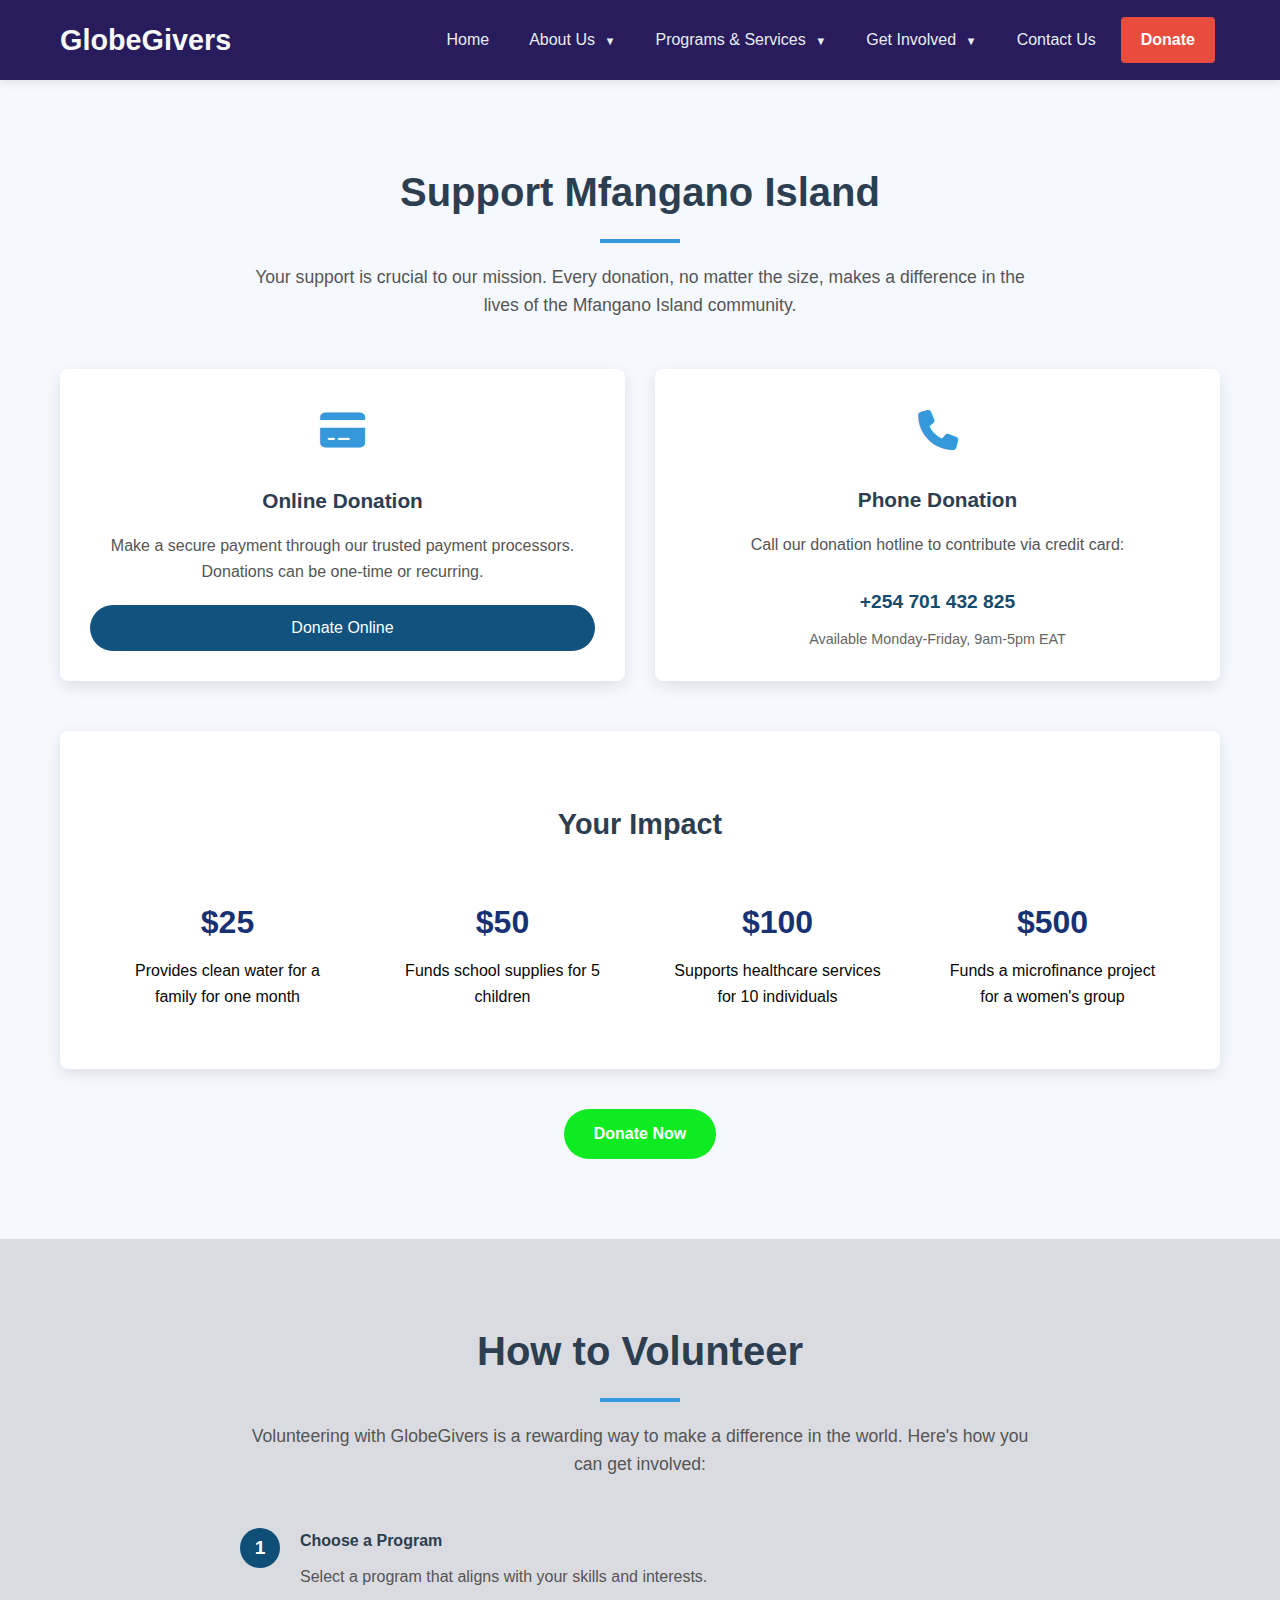
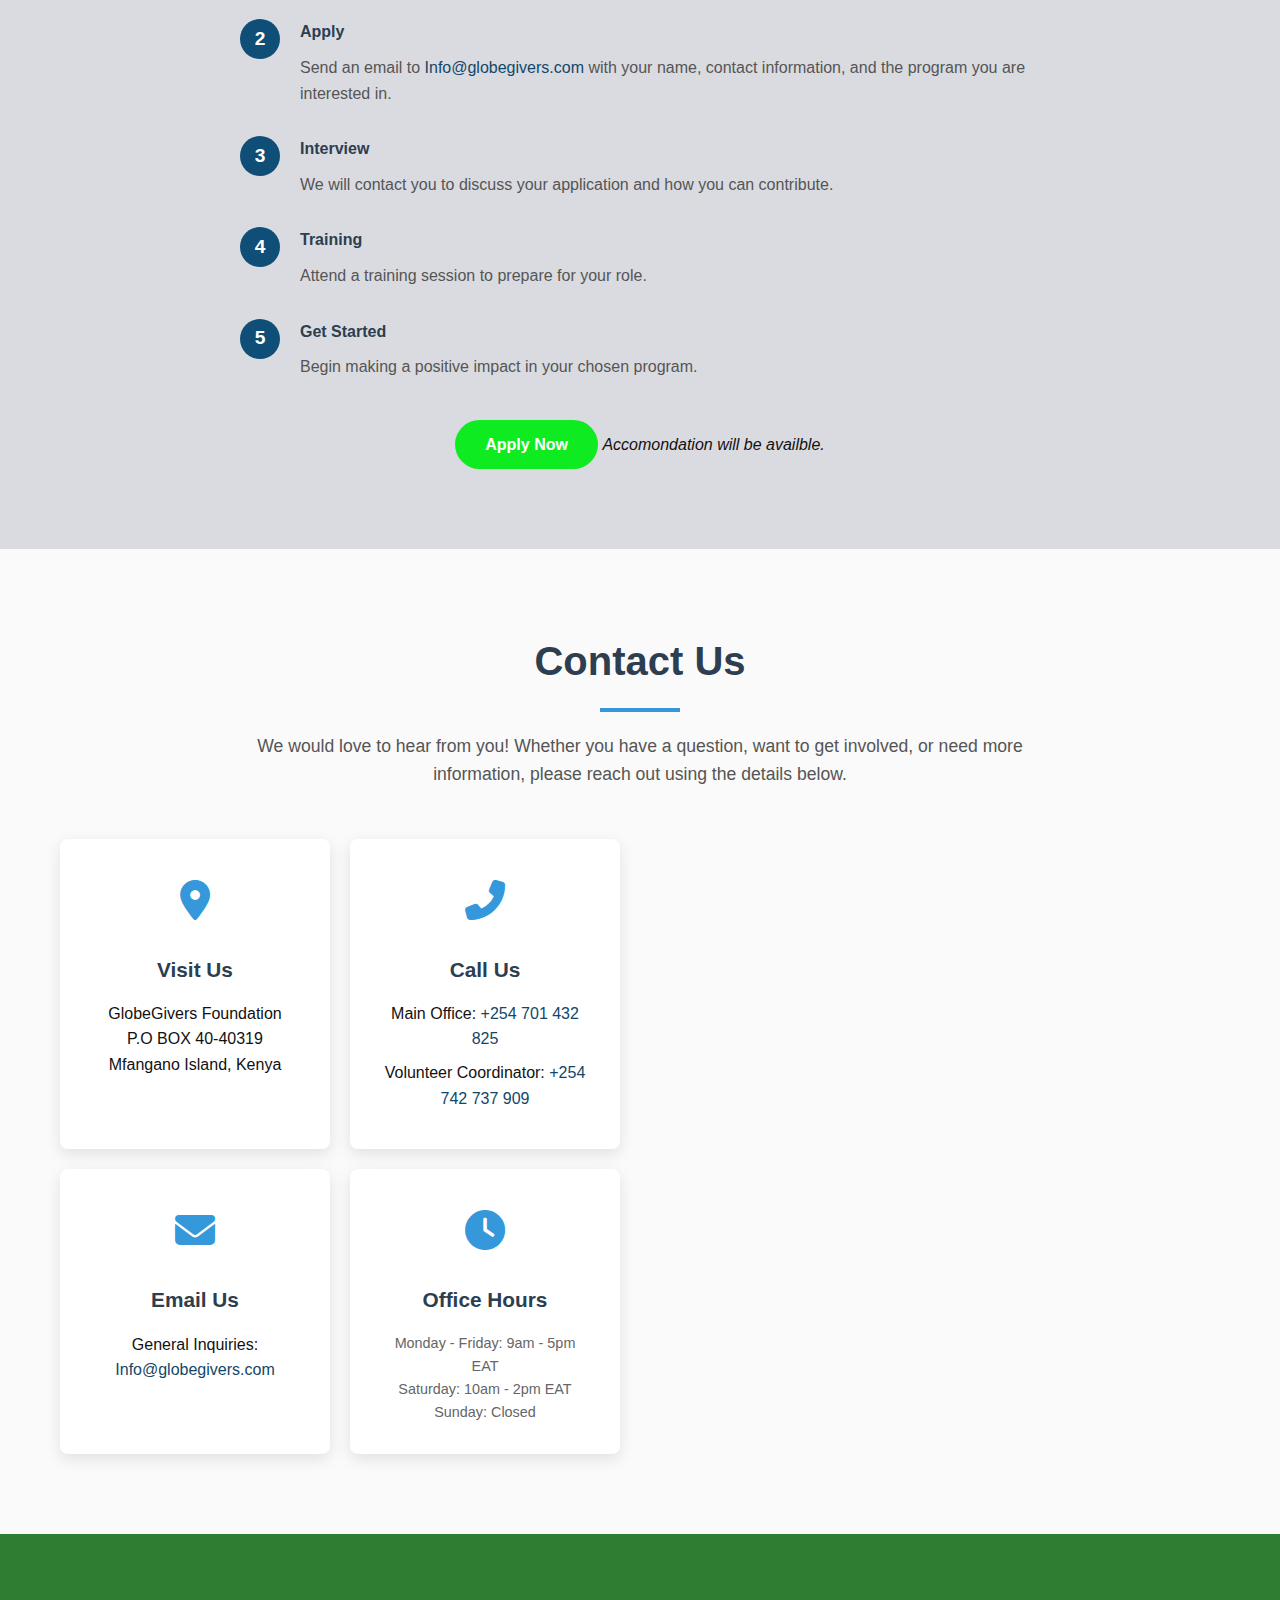
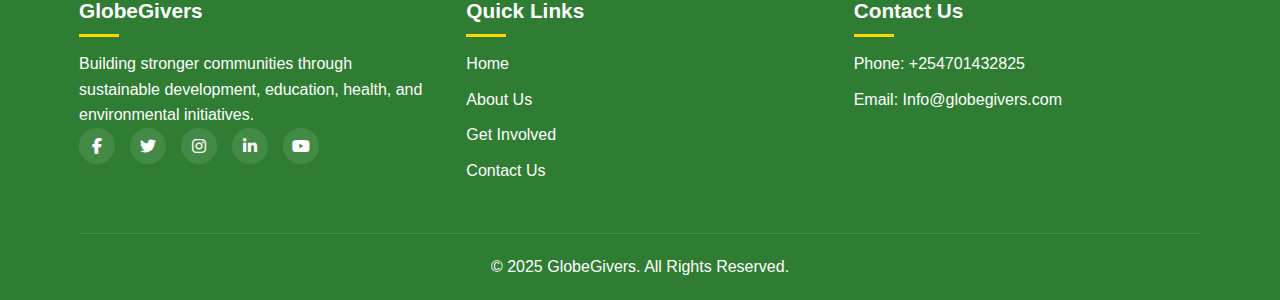
<file: contact.html>
<!DOCTYPE html>
<html lang="en">
<head>
    <meta charset="UTF-8">
    <meta name="viewport" content="width=device-width, initial-scale=1.0">
    <title>GlobeGivers | Making a Difference Together</title>
    <link rel="stylesheet" href="styles.css">
    <link rel="stylesheet" href="https://cdnjs.cloudflare.com/ajax/libs/font-awesome/6.5.1/css/all.min.css">

</head>
<body>

    <!-- Header -->
    <header class="gg-header">
        <div class="gg-container gg-nav-container">
            <div class="gg-logo">
                <h1>GlobeGivers</h1>
            </div>
    
            <button class="gg-hamburger" aria-label="Toggle navigation menu">
                <span class="gg-hamburger-line"></span>
                <span class="gg-hamburger-line"></span>
                <span class="gg-hamburger-line"></span>
            </button>
    
            <nav class="gg-nav">
                <ul class="gg-nav-menu">
                    <li class="gg-nav-item"><a href="index.html" class="gg-nav-link gg-active">Home</a></li>
                    <li class="gg-nav-item gg-dropdown">
                        <a href="#" class="gg-nav-link gg-dropdown-toggle">About Us <span class="gg-dropdown-icon">▼</span></a>
                        <ul class="gg-dropdown-menu">
                            <li><a href="about.html#our-history" class="gg-dropdown-item">Our History</a></li>
                            <li><a href="about.html#mission-vision" class="gg-dropdown-item">Mission & Vision</a></li>
                            <li><a href="about.html#our-team" class="gg-dropdown-item">Our Team</a></li>
                            <li><a href="about.html#our-team" class="gg-dropdown-item">Partners</a></li>
                        </ul>
                    </li>
                    <li class="gg-nav-item gg-dropdown">
                        <a href="#" class="gg-nav-link gg-dropdown-toggle">Programs & Services <span class="gg-dropdown-icon">▼</span></a>
                        <ul class="gg-dropdown-menu">
                            <li><a href="program.html?id=agriculture" class="gg-dropdown-item">Agriculture</a></li>
                            <li><a href="program.html?id=women-youth" class="gg-dropdown-item">women-youth programs</a></li>
                            <li><a href="program.html?id=water" class="gg-dropdown-item">Water Projects</a></li>
                            <li><a href="program.html?id=healthcare" class="gg-dropdown-item">Community Health</a></li>
                            <li><a href="program.html?id=infrastructure" class="gg-dropdown-item">Community infrastructure</a></li>
                        </ul>
                    </li>
                    <li class="gg-nav-item gg-dropdown">
                        <a href="#" class="gg-nav-link gg-dropdown-toggle">Get Involved <span class="gg-dropdown-icon">▼</span></a>
                        <ul class="gg-dropdown-menu">
                            <li><a href="contact.html#volunteer" class="gg-dropdown-item">Volunteer</a></li>
                        </ul>
                    </li>
                    
                    <li class="gg-nav-item"><a href="contact.html" class="gg-nav-link">Contact Us</a></li>
                    <li class="gg-nav-item"><a href="https://www.mchanga.africa/fundraiser/113643" class="gg-cta-btn">Donate</a></li>
                </ul>
            </nav>
        </div>
    </header>


<!-- Main Content -->
<main class="mfi-main">
    <!-- Donate Section -->
    <section id="donate" class="mfi-section mfi-section-accent">
        <div class="mfi-container">
            <h2 class="mfi-section-title">Support Mfangano Island</h2>
            <p class="mfi-section-intro">Your support is crucial to our mission. Every donation, no matter the size, makes a difference in the lives of the Mfangano Island community.</p>
            
            <div class="mfi-donation-options">
                <div class="mfi-card mfi-donation-card">
                    <div class="mfi-card-icon"><i class="fas fa-credit-card"></i></div>
                    <h4 class="mfi-card-title">Online Donation</h4>
                    <p class="mfi-card-text">Make a secure payment through our trusted payment processors. Donations can be one-time or recurring.</p>
                    <a href="https://www.mchanga.africa/fundraiser/113643" target="_blank" class="mfi-btn-secondary">Donate Online</a>
                </div>             
                               
                <div class="mfi-card mfi-donation-card">
                    <div class="mfi-card-icon"><i class="fas fa-phone"></i></div>
                    <h4 class="mfi-card-title">Phone Donation</h4>
                    <p class="mfi-card-text">Call our donation hotline to contribute via credit card:</p>
                    <a href="tel:+254701432825" class="mfi-phone-link">+254 701 432 825</a>
                    <p class="mfi-hours">Available Monday-Friday, 9am-5pm EAT</p>
                </div>
            </div>
            
            <div class="mfi-impact-section">
                <h3 class="mfi-subsection-title">Your Impact</h3>
                <div class="mfi-impact-items">
                    <div class="mfi-impact-item">
                        <span class="mfi-impact-value">$25</span>
                        <p class="mfi-impact-text">Provides clean water for a family for one month</p>
                    </div>
                    <div class="mfi-impact-item">
                        <span class="mfi-impact-value">$50</span>
                        <p class="mfi-impact-text">Funds school supplies for 5 children</p>
                    </div>
                    <div class="mfi-impact-item">
                        <span class="mfi-impact-value">$100</span>
                        <p class="mfi-impact-text">Supports healthcare services for 10 individuals</p>
                    </div>
                    <div class="mfi-impact-item">
                        <span class="mfi-impact-value">$500</span>
                        <p class="mfi-impact-text">Funds a microfinance project for a women's group</p>
                    </div>
                </div>
            </div>
            
            <div class="mfi-cta-container">
                <a href="https://www.mchanga.africa/fundraiser/113643" target="_blank" class="mfi-cta-btn">Donate Now</a>
            </div>
        </div>
    </section>

    <!-- Volunteer Section -->
    <section id="volunteer" class="mfi-section">
        <div class="mfi-container">
            <h2 class="mfi-section-title">How to Volunteer</h2>
            <p class="mfi-section-intro">Volunteering with GlobeGivers is a rewarding way to make a difference in the world. Here's how you can get involved:</p>
            <div class="mfi-volunteer-steps">
                <div class="mfi-step">
                    <div class="mfi-step-number">1</div>
                    <div class="mfi-step-content">
                        <h4 class="mfi-step-title">Choose a Program</h4>
                        <p class="mfi-step-text">Select a program that aligns with your skills and interests.</p>
                    </div>
                </div>
                <div class="mfi-step">
                    <div class="mfi-step-number">2</div>
                    <div class="mfi-step-content">
                        <h4 class="mfi-step-title">Apply</h4>
                        <p class="mfi-step-text">Send an email to <a href="mailto:Info@globegivers.com" class="mfi-link">Info@globegivers.com</a> with your name, contact information, and the program you are interested in.</p>
                    </div>
                </div>
                <div class="mfi-step">
                    <div class="mfi-step-number">3</div>
                    <div class="mfi-step-content">
                        <h4 class="mfi-step-title">Interview</h4>
                        <p class="mfi-step-text">We will contact you to discuss your application and how you can contribute.</p>
                    </div>
                </div>
                <div class="mfi-step">
                    <div class="mfi-step-number">4</div>
                    <div class="mfi-step-content">
                        <h4 class="mfi-step-title">Training</h4>
                        <p class="mfi-step-text">Attend a training session to prepare for your role.</p>
                    </div>
                </div>
                <div class="mfi-step">
                    <div class="mfi-step-number">5</div>
                    <div class="mfi-step-content">
                        <h4 class="mfi-step-title">Get Started</h4>
                        <p class="mfi-step-text">Begin making a positive impact in your chosen program.</p>
                    </div>
                </div>
            </div>
            <div class="mfi-cta-container">
                <a href="mailto:Info@globegivers.com" class="mfi-cta-btn">Apply Now</a>
                <i>Accomondation will be availble.</i>
            </div>
        </div>
    </section>

    <!-- Contact Section -->
    <section id="contact" class="mfi-section mfi-section-light">
        <div class="mfi-container">
            <h2 class="mfi-section-title">Contact Us</h2>
            <p class="mfi-section-intro">We would love to hear from you! Whether you have a question, want to get involved, or need more information, please reach out using the details below.</p>
            
            <div class="mfi-contact-container">
                <div class="mfi-contact-info">
                    <div class="mfi-card mfi-info-card">
                        <div class="mfi-card-icon"><i class="fas fa-map-marker-alt"></i></div>
                        <h4 class="mfi-card-title">Visit Us</h4>
                        <address class="mfi-address">
                            GlobeGivers Foundation<br>
                            P.O BOX 40-40319<br>
                            Mfangano Island, Kenya
                        </address>
                    </div>
                    
                    <div class="mfi-card mfi-info-card">
                        <div class="mfi-card-icon"><i class="fas fa-phone-alt"></i></div>
                        <h4 class="mfi-card-title">Call Us</h4>
                        <p class="mfi-contact-detail">Main Office: <a href="tel:+254701432825" class="mfi-link">+254 701 432 825</a></p>
                        <p class="mfi-contact-detail">Volunteer Coordinator: <a href="tel:+254742737909" class="mfi-link">+254 742 737 909</a></p>
                    </div>
                    
                    <div class="mfi-card mfi-info-card">
                        <div class="mfi-card-icon"><i class="fas fa-envelope"></i></div>
                        <h4 class="mfi-card-title">Email Us</h4>
                        <p class="mfi-contact-detail">General Inquiries: <a href="mailto:Info@globegivers.com" class="mfi-link">Info@globegivers.com</a></p>
                    </div>
                    
                    <div class="mfi-card mfi-info-card">
                        <div class="mfi-card-icon"><i class="fas fa-clock"></i></div>
                        <h4 class="mfi-card-title">Office Hours</h4>
                        <p class="mfi-hours-detail">Monday - Friday: 9am - 5pm EAT</p>
                        <p class="mfi-hours-detail">Saturday: 10am - 2pm EAT</p>
                        <p class="mfi-hours-detail">Sunday: Closed</p>
                    </div>
                </div>
                <div style="width: 100%; height: 400px; border-radius: 12px; overflow: hidden;">
                    <iframe
                      width="100%"
                      height="100%"
                      style="border:0"
                      loading="lazy"
                      allowfullscreen
                      referrerpolicy="no-referrer-when-downgrade"
                      src="https://www.google.com/maps?q=-0.4902710,34.0363980&hl=es;z=14&output=embed">
                    </iframe>
                  </div>
               
            </div>
        </div>
    </section>
</main>

<style>
.mfi-main {
    font-family: 'Open Sans', sans-serif;
    color: #131111;
    line-height: 1.6;
}

.mfi-container {
    max-width: 1200px;
    margin: 0 auto;
    padding: 0 20px;
}

/* Section Styles */
.mfi-section {
    padding: 80px 0;
}

.mfi-section-accent {
    background-color: #f5f9ff;
}

.mfi-section-light {
    background-color: #fafafa;
}

.mfi-section-title {
    font-size: 2.5rem;
    color: #2c3e50;
    text-align: center;
    margin-bottom: 20px;
    position: relative;
}

.mfi-section-title::after {
    content: '';
    display: block;
    width: 80px;
    height: 4px;
    background: #3498db;
    margin: 15px auto 0;
}

.mfi-section-intro {
    text-align: center;
    max-width: 800px;
    margin: 0 auto 50px;
    font-size: 1.1rem;
    color: #555;
}

.mfi-subsection-title {
    font-size: 1.8rem;
    color: #2c3e50;
    text-align: center;
    margin: 30px 0;
}

/* Card Styles */
.mfi-card {
    background: #fff;
    border-radius: 8px;
    box-shadow: 0 5px 15px rgba(0, 0, 0, 0.1);
    padding: 30px;
    text-align: center;
    transition: all 0.3s ease;
}

.mfi-card:hover {
    transform: translateY(-5px);
    box-shadow: 0 8px 20px rgba(0, 0, 0, 0.15);
}

.mfi-card-icon {
    font-size: 2.5rem;
    color: #3498db;
    margin-bottom: 20px;
}

.mfi-card-title {
    font-size: 1.3rem;
    margin-bottom: 15px;
    color: #2c3e50;
}

.mfi-card-text {
    color: #555;
    margin-bottom: 20px;
}

/* Button Styles */
.mfi-cta-btn {
    display: inline-block;
    background: #0feb21;
    color: #fff;
    padding: 12px 30px;
    border-radius: 50px;
    text-decoration: none;
    font-weight: 600;
    transition: all 0.3s ease;
    border: none;
    cursor: pointer;
    font-size: 1rem;
}

.mfi-cta-btn:hover {
    background: #34df0a;
    transform: translateY(-2px);
    box-shadow: 0 4px 10px rgba(0, 0, 0, 0.15);
}

.mfi-btn-secondary {
    display: inline-block;
    background: #11527e;
    color: #fff;
    padding: 10px 25px;
    border-radius: 50px;
    text-decoration: none;
    font-weight: 500;
    transition: all 0.3s ease;
}

.mfi-btn-secondary:hover {
    background: #104b72;
}

.mfi-cta-container {
    text-align: center;
    margin-top: 40px;
}

/* Link Styles */
.mfi-link {
    color: #124769;
    text-decoration: none;
    transition: color 0.3s ease;
}

.mfi-link:hover {
    color: #2980b9;
    text-decoration: underline;
}

.mfi-phone-link {
    display: block;
    color: #164b6e;
    font-size: 1.2rem;
    font-weight: 600;
    margin: 10px 0;
    text-decoration: none;
}

/* Address & Hours */
.mfi-address {
    font-style: normal;
    line-height: 1.6;
    margin: 15px 0;
}

.mfi-hours, .mfi-hours-detail {
    color: #666;
    font-size: 0.9rem;
}

.mfi-contact-detail {
    margin: 8px 0;
}

/* Donation Section Specific */
.mfi-donation-options {
    display: grid;
    grid-template-columns: repeat(auto-fit, minmax(300px, 1fr));
    gap: 30px;
    margin-bottom: 50px;
}

.mfi-donation-card {
    height: 100%;
    display: flex;
    flex-direction: column;
    justify-content: space-between;
}

.mfi-impact-section {
    background: #fff;
    padding: 40px;
    border-radius: 8px;
    box-shadow: 0 5px 15px rgba(0, 0, 0, 0.1);
    margin: 40px 0;
}

.mfi-impact-items {
    display: grid;
    grid-template-columns: repeat(auto-fit, minmax(200px, 1fr));
    gap: 20px;
}

.mfi-impact-item {
    text-align: center;
    padding: 20px;
}

.mfi-impact-value {
    display: block;
    font-size: 2rem;
    font-weight: 700;
    color: #183174;
    margin-bottom: 10px;
}

.mfi-impact-text {
    color: #070707;
}

/* Volunteer Section Specific */
.mfi-volunteer-steps {
    max-width: 800px;
    margin: 0 auto 40px;
}

.mfi-step {
    display: flex;
    margin-bottom: 30px;
    align-items: flex-start;
}

.mfi-step-number {
    background: #0f4e77;
    color: #fff;
    width: 40px;
    height: 40px;
    border-radius: 50%;
    display: flex;
    align-items: center;
    justify-content: center;
    font-size: 1.2rem;
    font-weight: 700;
    margin-right: 20px;
    flex-shrink: 0;
}

.mfi-step-content {
    flex-grow: 1;
}

.mfi-step-title {
    margin: 0 0 10px;
    color: #2c3e50;
}

.mfi-step-text {
    margin: 0;
    color: #555;
}

/* Contact Section Specific */
.mfi-contact-container {
    display: grid;
    grid-template-columns: 1fr 1fr;
    gap: 40px;
}

.mfi-contact-info {
    display: grid;
    grid-template-columns: repeat(auto-fit, minmax(240px, 1fr));
    gap: 20px;
}

.mfi-info-card {
    height: 100%;
}

.mfi-form-container {
    background: #fff;
    padding: 30px;
    border-radius: 8px;
    box-shadow: 0 5px 15px rgba(0, 0, 0, 0.1);
}

.mfi-form-title {
    color: #2c3e50;
    margin-top: 0;
    margin-bottom: 25px;
    text-align: center;
}

.mfi-form-group {
    margin-bottom: 20px;
}

.mfi-form-label {
    display: block;
    margin-bottom: 8px;
    font-weight: 600;
    color: #2c3e50;
}

.mfi-form-input,
.mfi-form-select,
.mfi-form-textarea {
    width: 100%;
    padding: 12px 15px;
    border: 1px solid #ddd;
    border-radius: 4px;
    font-family: inherit;
    font-size: 1rem;
    transition: border-color 0.3s ease;
}

.mfi-form-input:focus,
.mfi-form-select:focus,
.mfi-form-textarea:focus {
    border-color: #3498db;
    outline: none;
    box-shadow: 0 0 0 2px rgba(52, 152, 219, 0.2);
}

.mfi-form-checkbox {
    display: flex;
    align-items: center;
}

.mfi-checkbox {
    margin-right: 10px;
}

.mfi-checkbox-label {
    font-weight: normal;
}

.mfi-contact-form button {
    width: 100%;
    margin-top: 10px;
}

/* Responsive Styles */
@media (max-width: 991px) {
    .mfi-section {
        padding: 60px 0;
    }
    
    .mfi-contact-container {
        grid-template-columns: 1fr;
    }
    
    .mfi-contact-info {
        margin-bottom: 30px;
    }
}

@media (max-width: 768px) {
    .mfi-section-title {
        font-size: 2rem;
    }
    
    .mfi-impact-section {
        padding: 30px 20px;
    }
    
    .mfi-step {
        flex-direction: column;
    }
    
    .mfi-step-number {
        margin-bottom: 15px;
    }
}

@media (max-width: 576px) {
    .mfi-donation-options,
    .mfi-contact-info {
        grid-template-columns: 1fr;
    }
    
    .mfi-section {
        padding: 40px 0;
    }
    
    .mfi-section-intro {
        margin-bottom: 30px;
    }
}
</style>

<!-- Footer -->
<footer> 
    <div class="container">
        <div class="footer-container">
            <div class="footer-col">
                <h3>GlobeGivers</h3>
                <p>
                    Building stronger communities through sustainable development, education, health, and environmental initiatives.
                </p>
                <div class="social-links">
                    <a href="https://www.facebook.com/profile.php?id=61574922598829" target="_blank"><i class="fab fa-facebook-f"></i></a>
                    <a href="https://x.com/GiversGlobe?t=nL_sq6ZDGML9ISwHflJtBQ&s=09" target="_blank"><i class="fab fa-twitter"></i></a>
                    <a href="https://www.instagram.com/globegivers?igsh=b3k2cm12b3JtMWc1" target="_blank"><i class="fab fa-instagram"></i></a>
                    <a href="https://www.linkedin.com/in/globe-givers-03aa0a359?utm_source=share&utm_campaign=share_via&utm_content=profile&utm_medium=android_app" target="_blank"><i class="fab fa-linkedin-in"></i></a>
                    <a href="https://www.youtube.com/@GlobeGivers" target="_blank"><i class="fab fa-youtube"></i></a>
                </div>    
            </div>
            <div class="footer-col">
                <h3>Quick Links</h3>
                <ul class="footer-links">
                    <li><a href="index.html">Home</a></li>
                    <li><a href="about.html">About Us</a></li>
                    
                    <li><a href="contact.html#volunteer">Get Involved</a></li>
                   
                    <!-- <li><a href="galery.html">gallery</a></li> -->
                    <li><a href="contact.html">Contact Us</a></li>
                </ul>
            </div>
            <div class="footer-col">
                <h3>Contact Us</h3>
                <ul class="footer-links">
                    <li>Phone: +254701432825</li>
                    <li>Email: <a href="mailto:Info@globegivers.com">Info@globegivers.com</a></li>
                </ul>
            </div>
        </div>
        <div class="copyright">
            <p>&copy; 2025 GlobeGivers. All Rights Reserved.</p>
        </div>
    </div>
</footer>
<script src="script.js"></script>
</body>
</html>
</file>
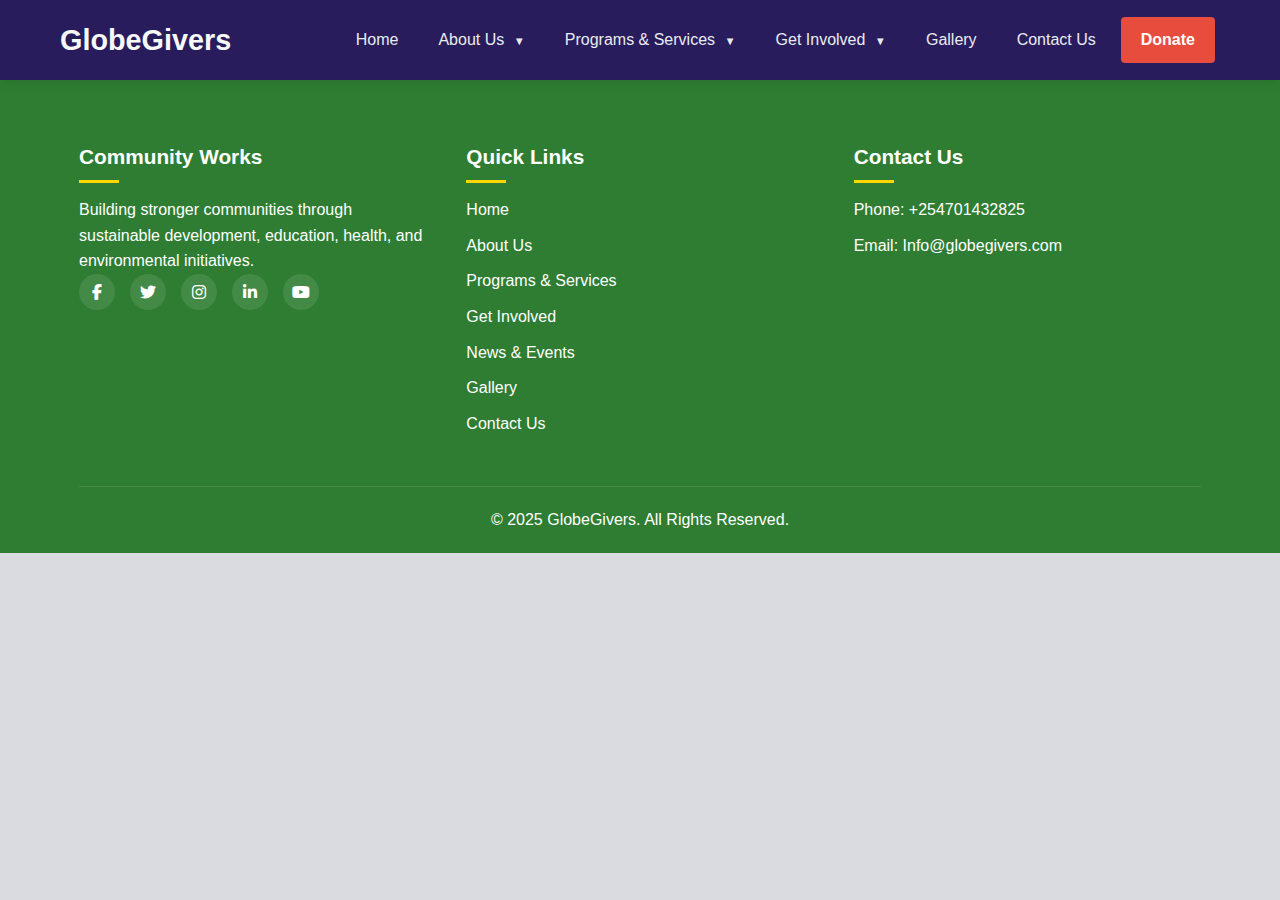
<file: file.html>
<!DOCTYPE html>
<html lang="en">
    <head>
        <meta charset="UTF-8">
        <meta name="viewport" content="width=device-width, initial-scale=1.0">
        <title>GlobeGivers | Making a Difference Together</title>
       <link rel="stylesheet" href="styles.css">
       <link rel="stylesheet" href="https://cdnjs.cloudflare.com/ajax/libs/font-awesome/6.5.1/css/all.min.css">
    </head>
    <body>
 <!-- GlobeGivers Header -->
<header class="gg-header">
    <div class="gg-container gg-nav-container">
        <div class="gg-logo">
            <h1>GlobeGivers</h1>
        </div>

        <button class="gg-hamburger" aria-label="Toggle navigation menu">
            <span class="gg-hamburger-line"></span>
            <span class="gg-hamburger-line"></span>
            <span class="gg-hamburger-line"></span>
        </button>

        <nav class="gg-nav">
            <ul class="gg-nav-menu">
                <li class="gg-nav-item"><a href="#" class="gg-nav-link gg-active">Home</a></li>
                <li class="gg-nav-item gg-dropdown">
                    <a href="#" class="gg-nav-link gg-dropdown-toggle">About Us <span class="gg-dropdown-icon">▼</span></a>
                    <ul class="gg-dropdown-menu">
                        <li><a href="#" class="gg-dropdown-item">Our History</a></li>
                        <li><a href="#" class="gg-dropdown-item">Mission & Vision</a></li>
                        <li><a href="#" class="gg-dropdown-item">Our Team</a></li>
                        <li><a href="#" class="gg-dropdown-item">Partners</a></li>
                    </ul>
                </li>
                <li class="gg-nav-item gg-dropdown">
                    <a href="#" class="gg-nav-link gg-dropdown-toggle">Programs & Services <span class="gg-dropdown-icon">▼</span></a>
                    <ul class="gg-dropdown-menu">
                        <li><a href="programs.html" class="gg-dropdown-item">Education Support</a></li>
                        <li><a href="#" class="gg-dropdown-item">Community Health</a></li>
                        <li><a href="#" class="gg-dropdown-item">Environmental Projects</a></li>
                        <li><a href="#" class="gg-dropdown-item">Youth Development</a></li>
                    </ul>
                </li>
                <li class="gg-nav-item gg-dropdown">
                    <a href="#" class="gg-nav-link gg-dropdown-toggle">Get Involved <span class="gg-dropdown-icon">▼</span></a>
                    <ul class="gg-dropdown-menu">
                        <li><a href="#" class="gg-dropdown-item">Volunteer</a></li>
                    </ul>
                </li>
                <li class="gg-nav-item"><a href="#" class="gg-nav-link">Gallery</a></li>
                <li class="gg-nav-item"><a href="#" class="gg-nav-link">Contact Us</a></li>
                <li class="gg-nav-item"><a href="#" class="gg-cta-btn">Donate</a></li>
            </ul>
        </nav>
    </div>
</header>

    <footer> 
        <div class="container">
            <div class="footer-container">
                <div class="footer-col">
                    <h3>Community Works</h3>
                    <p>
                        Building stronger communities through sustainable development, education, health, and environmental initiatives.
                    </p>
                    <div class="social-links">
                        <a href="https://www.facebook.com/profile.php?id=61574922598829" target="_blank"><i class="fab fa-facebook-f"></i></a>
                        <a href="https://x.com/GiversGlobe?t=nL_sq6ZDGML9ISwHflJtBQ&s=09" target="_blank"><i class="fab fa-twitter"></i></a>
                        <a href="https://www.instagram.com/globegivers?igsh=b3k2cm12b3JtMWc1" target="_blank"><i class="fab fa-instagram"></i></a>
                        <a href="https://www.linkedin.com/in/globe-givers-03aa0a359?utm_source=share&utm_campaign=share_via&utm_content=profile&utm_medium=android_app" target="_blank"><i class="fab fa-linkedin-in"></i></a>
                        <a href="https://www.youtube.com/@GlobeGivers" target="_blank"><i class="fab fa-youtube"></i></a>
                    </div>    
                </div>
                <div class="footer-col">
                    <h3>Quick Links</h3>
                    <ul class="footer-links">
                        <li><a href="#">Home</a></li>
                        <li><a href="#">About Us</a></li>
                        <li><a href="#">Programs & Services</a></li>
                        <li><a href="#">Get Involved</a></li>
                        <li><a href="#">News & Events</a></li>
                        <li><a href="#">Gallery</a></li>
                        <li><a href="#">Contact Us</a></li>
                    </ul>
                </div>
                <div class="footer-col">
                    <h3>Contact Us</h3>
                    <ul class="footer-links">
                        <li>Phone: +254701432825</li>
                        <li>Email: <a href="mailto:Info@globegivers.com">Info@globegivers.com</a></li>
                    </ul>
                </div>
            </div>
            <div class="copyright">
                <p>&copy; 2025 GlobeGivers. All Rights Reserved.</p>
            </div>
        </div>
    </footer>
    <script src="script.js"></script>   
</body>
</html>
</file>
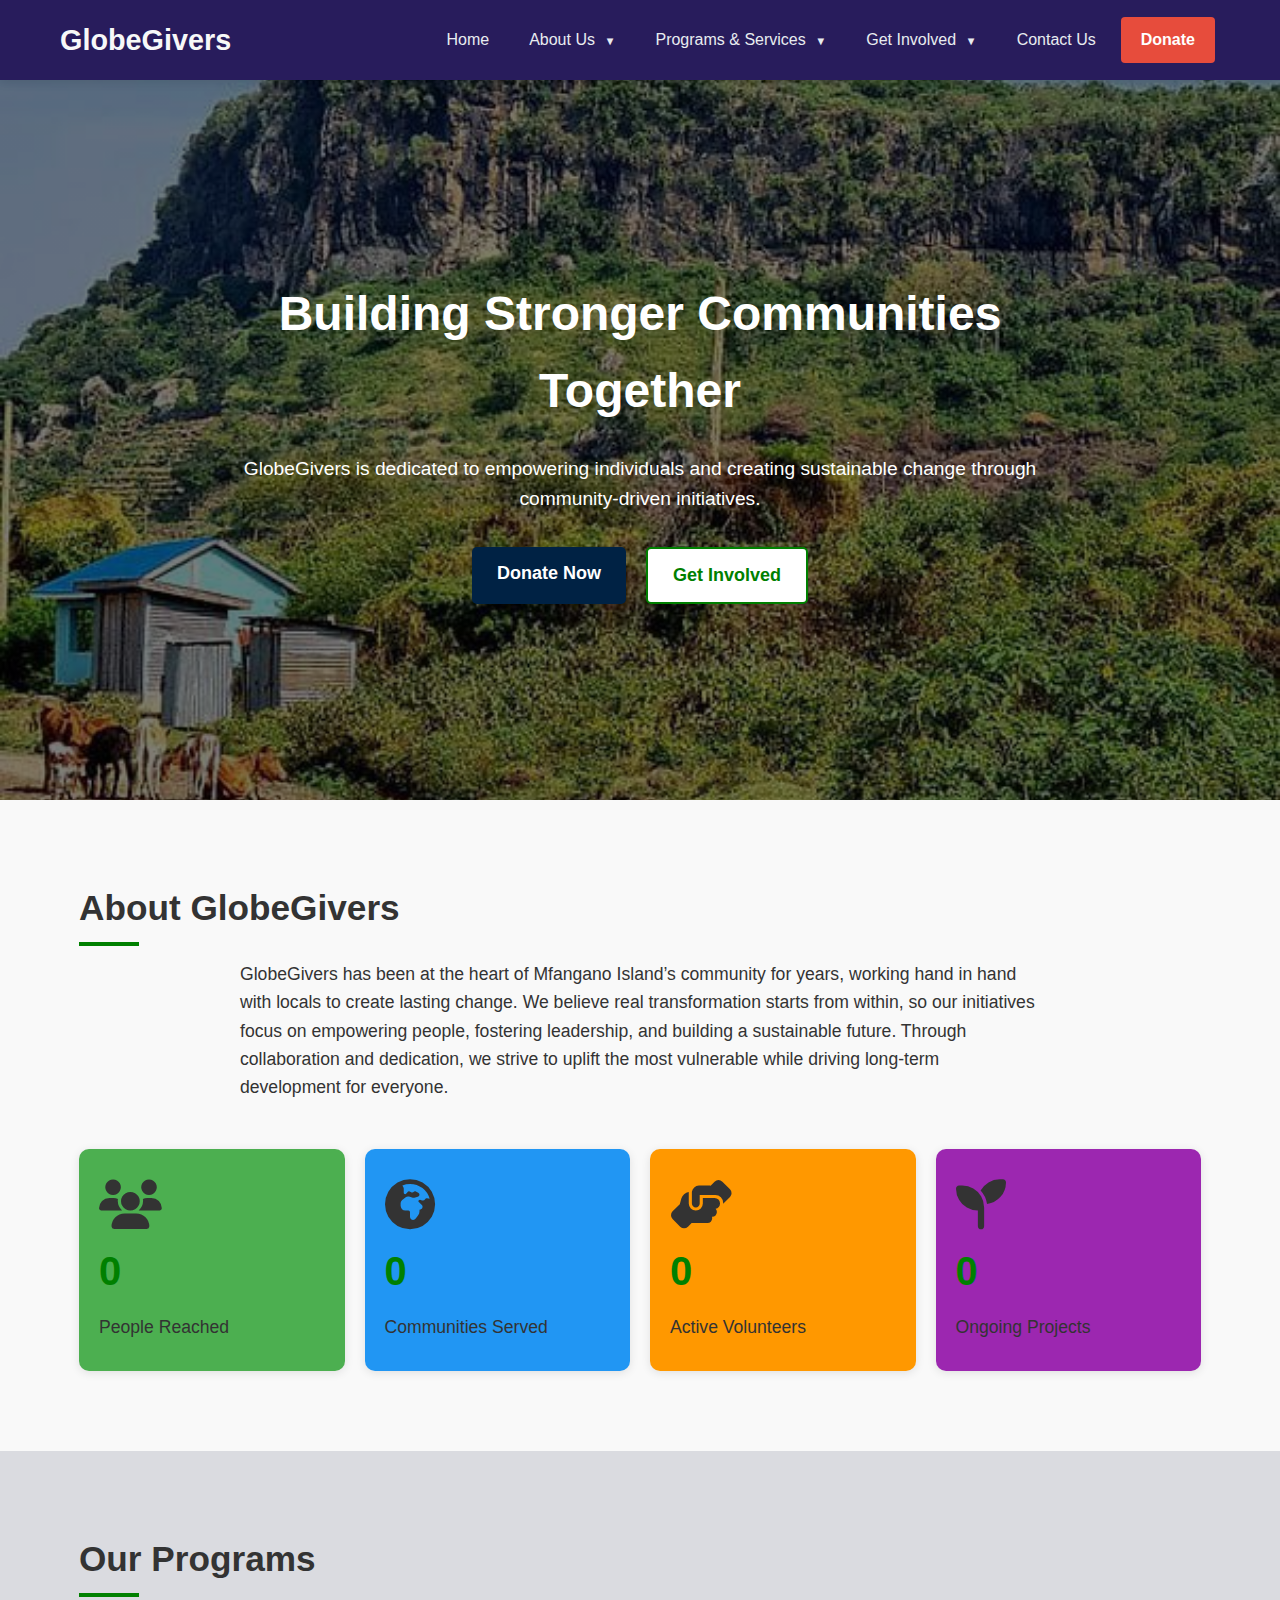
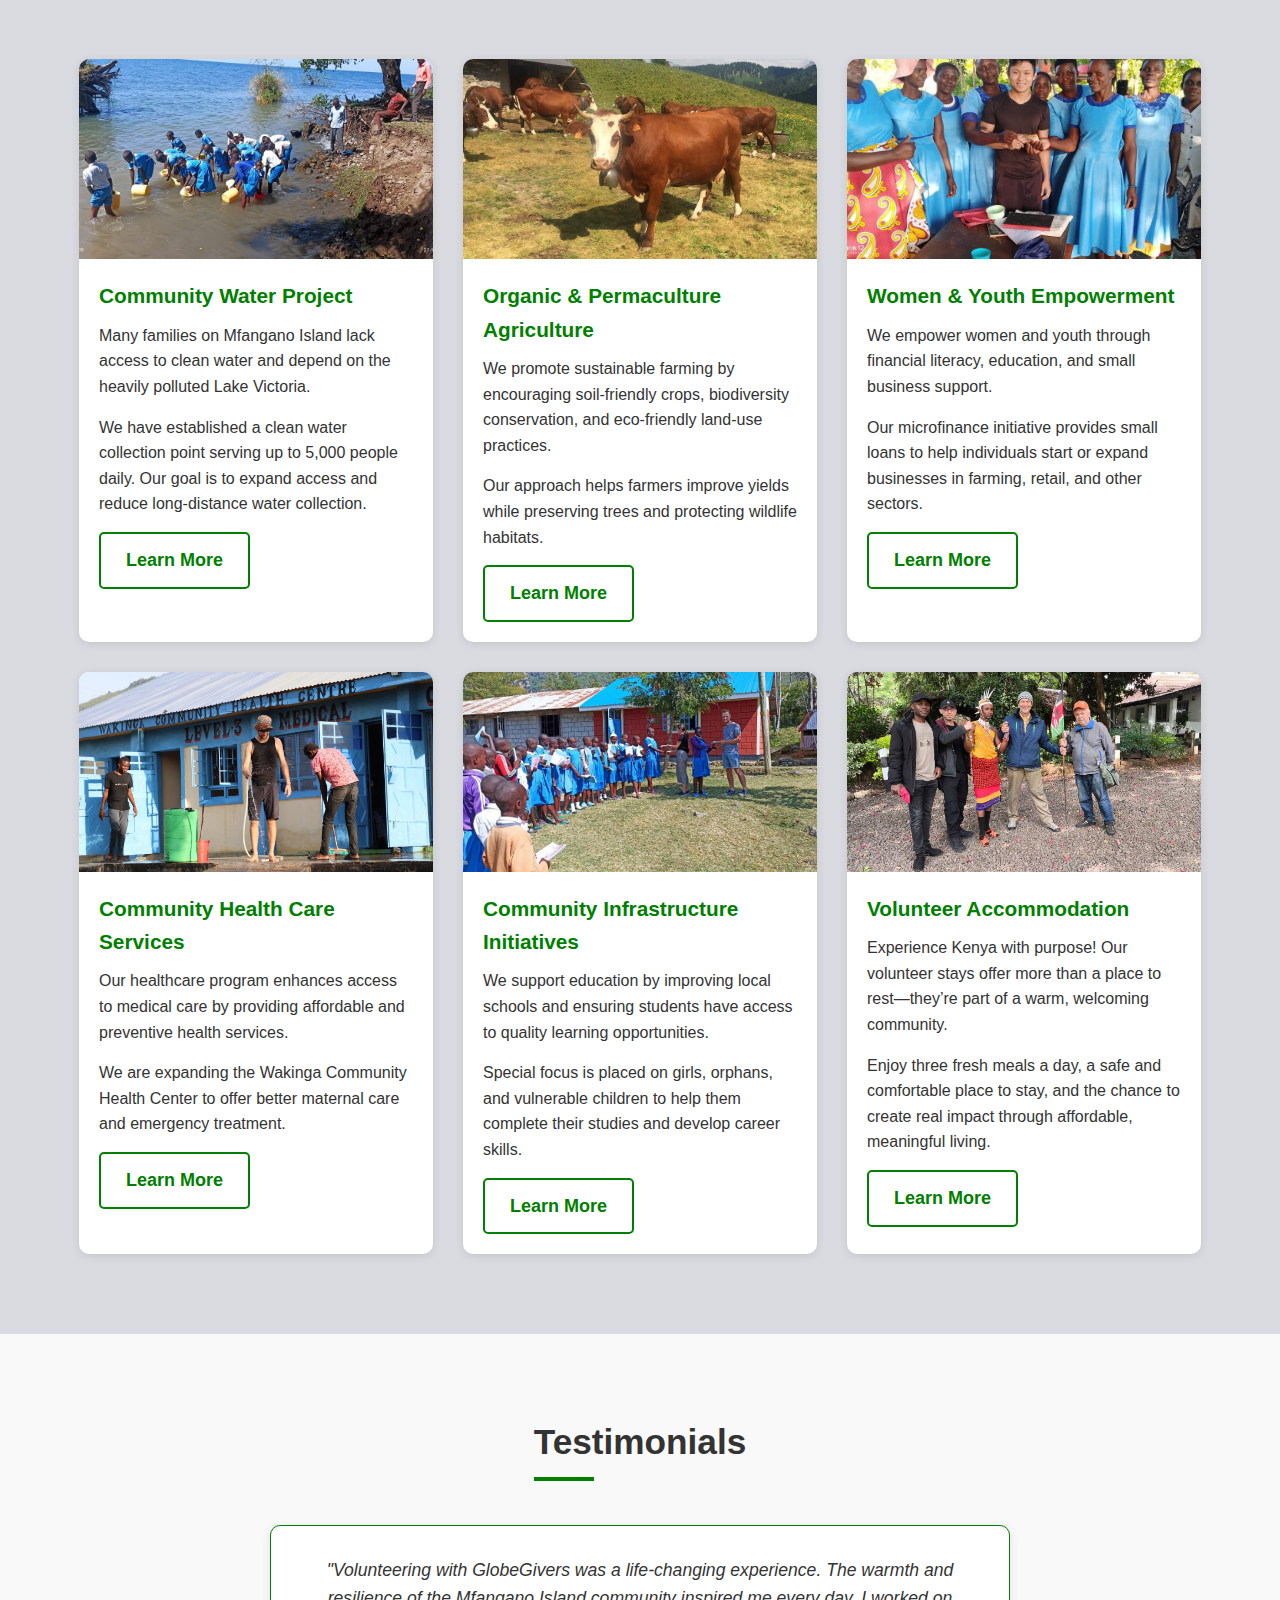
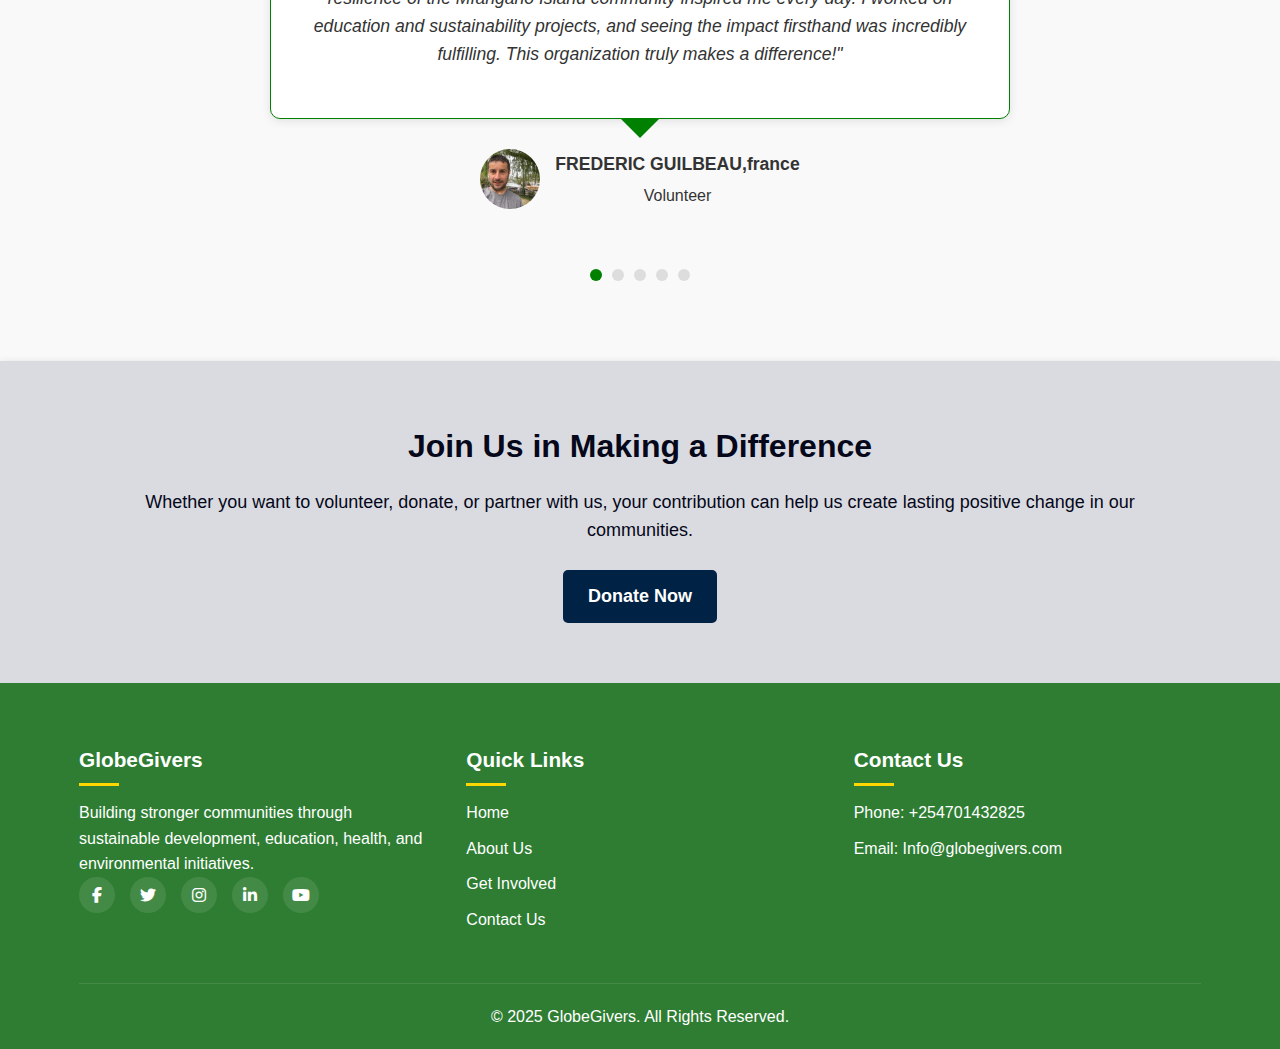
<file: program.html>
<!DOCTYPE html>
<html lang="en">
    <head>
        <meta charset="UTF-8">
        <meta name="viewport" content="width=device-width, initial-scale=1.0">
        <title>GlobeGivers | Making a Difference Together</title>
       <link rel="stylesheet" href="styles.css">
       <link rel="stylesheet" href="https://cdnjs.cloudflare.com/ajax/libs/font-awesome/6.5.1/css/all.min.css">
    </head>
    <style>
      /* Program Details Page Styles */

/* Program Header */
.program-header {
    display: flex;
    justify-content: space-between;
    align-items: center;
    margin-bottom: 2rem;
    padding-bottom: 1rem;
    border-bottom: 1px solid #14e247;
}

.program-header h1 {
    font-size: 2.5rem;
    color: #12cf5e;
    margin: 0;
}

.btn-back {
    padding: 0.5rem 1rem;
    background-color: #ab97da;
    color: #444;
    text-decoration: none;
    border-radius: 4px;
    transition: all 0.3s ease;
}

.btn-back:hover {
    background-color: #e0e0e0;
}

/* Program Content */
.program-content {
    display: grid;
    grid-template-columns: 1fr 2fr;
    gap: 2rem;
    margin-bottom: 3rem;
}

.program-image img {
    width: 100%;
    border-radius: 8px;
    box-shadow: 0 4px 10px rgba(0,0,0,0.1);
}

.program-description p {
    font-size: 1.1rem;
    line-height: 1.6;
    margin-bottom: 1.5rem;
    color: #333;
}

/* Program Stats */
.program-stats {
    display: flex;
    margin: 2rem 0;
    gap: 2rem;
}

.stat {
    text-align: center;
    flex: 1;
    padding: 1.5rem;
    background-color: #f8f8f8;
    border-radius: 8px;
}

.stat-number {
    display: block;
    font-size: 2.5rem;
    font-weight: 700;
    color: #2a7d40;
    margin-bottom: 0.5rem;
}

.stat-label {
    font-size: 1rem;
    color: #555;
}

/* Program Goals */
.program-goals {
    margin: 2rem 0;
}

.program-goals h3 {
    font-size: 1.5rem;
    color: #2a7d40;
    margin-bottom: 1rem;
}

.program-goals ul {
    padding-left: 1.5rem;
}

.program-goals li {
    margin-bottom: 0.75rem;
    font-size: 1.1rem;
    line-height: 1.5;
}

/* Gallery */
.program-gallery {
    margin-bottom: 3rem;
}

.program-gallery h3 {
    font-size: 1.5rem;
    color: #2a7d40;
    margin-bottom: 1.5rem;
}

.gallery-grid {
    display: grid;
    grid-template-columns: repeat(auto-fill, minmax(250px, 1fr));
    gap: 1rem;
}

.gallery-item {
    overflow: hidden;
    border-radius: 8px;
    box-shadow: 0 2px 8px rgba(0,0,0,0.1);
    transition: transform 0.3s ease;
}

.gallery-item:hover {
    transform: translateY(-5px);
}

.gallery-item img {
    width: 100%;
    height: 100%;
    object-fit: cover;
    display: block;
}

/* Get Involved */
.get-involved {
    background-color: #f8f8f8;
    padding: 2rem;
    border-radius: 8px;
    text-align: center;
}

.get-involved h3 {
    font-size: 1.5rem;
    color: #2a7d40;
    margin-bottom: 1rem;
}

.get-involved p {
    font-size: 1.1rem;
    margin-bottom: 1.5rem;
}

.involvement-options {
    display: flex;
    justify-content: center;
    gap: 1rem;
    flex-wrap: wrap;
}

.btn {
    padding: 0.75rem 1.5rem;
    border-radius: 4px;
    text-decoration: none;
    font-weight: 500;
    transition: all 0.3s ease;
}

.btn-primary {
    background-color: #2a7d40;
    color: white;
}

.btn-primary:hover {
    background-color: #236835;
}

.btn-secondary {
    background-color: #f5f5f5;
    color: #2a7d40;
    border: 1px solid #2a7d40;
}

.btn-secondary:hover {
    background-color: #e0e0e0;
}

/* Responsive Styles */
@media (max-width: 992px) {
    .program-content {
        grid-template-columns: 1fr;
    }
    
    .program-header {
        flex-direction: column;
        align-items: flex-start;
        gap: 1rem;
    }
}

@media (max-width: 768px) {
    .program-stats {
        flex-direction: column;
        gap: 1rem;
    }
    
    .gallery-grid {
        grid-template-columns: repeat(auto-fill, minmax(150px, 1fr));
    }
}
    </style>
    <body>
    <!-- Header -->
    <header class="gg-header">
        <div class="gg-container gg-nav-container">
            <div class="gg-logo">
                <h1>GlobeGivers</h1>
            </div>
    
            <button class="gg-hamburger" aria-label="Toggle navigation menu">
                <span class="gg-hamburger-line"></span>
                <span class="gg-hamburger-line"></span>
                <span class="gg-hamburger-line"></span>
            </button>
    
            <nav class="gg-nav">
                <ul class="gg-nav-menu">
                    <li class="gg-nav-item"><a href="index.html" class="gg-nav-link gg-active">Home</a></li>
                    <li class="gg-nav-item gg-dropdown">
                        <a href="#" class="gg-nav-link gg-dropdown-toggle">About Us <span class="gg-dropdown-icon">▼</span></a>
                        <ul class="gg-dropdown-menu">
                            <li><a href="about.html#our-history" class="gg-dropdown-item">Our History</a></li>
                            <li><a href="about.html#mission-vision" class="gg-dropdown-item">Mission & Vision</a></li>
                            <li><a href="about.html#our-team" class="gg-dropdown-item">Our Team</a></li>
                            <li><a href="about.html#our-team" class="gg-dropdown-item">Partners</a></li>
                        </ul>
                    </li>
                    <li class="gg-nav-item gg-dropdown">
                        <a href="#" class="gg-nav-link gg-dropdown-toggle">Programs & Services <span class="gg-dropdown-icon">▼</span></a>
                        <ul class="gg-dropdown-menu">
                            <li><a href="program.html?id=agriculture" class="gg-dropdown-item">Agriculture</a></li>
                            <li><a href="program.html?id=women-youth" class="gg-dropdown-item">women-youth programs</a></li>
                            <li><a href="program.html?id=water" class="gg-dropdown-item">Water Projects</a></li>
                            <li><a href="program.html?id=healthcare" class="gg-dropdown-item">Community Health</a></li>
                            <li><a href="program.html?id=infrastructure" class="gg-dropdown-item">Community infrastructure</a></li>
                        </ul>
                    </li>
                    <li class="gg-nav-item gg-dropdown">
                        <a href="#" class="gg-nav-link gg-dropdown-toggle">Get Involved <span class="gg-dropdown-icon">▼</span></a>
                        <ul class="gg-dropdown-menu">
                            <li><a href="contact.html#volunteer" class="gg-dropdown-item">Volunteer</a></li>
                        </ul>
                    </li>
                  
                    <li class="gg-nav-item"><a href="contact.html" class="gg-nav-link">Contact Us</a></li>
                    <li class="gg-nav-item"><a href="https://www.mchanga.africa/fundraiser/113643" class="gg-cta-btn">Donate</a></li>
                </ul>
            </nav>
        </div>
    </header>
    <body>
      <!-- Header & Nav will go here (same as index.html) -->
  
      <!-- Program Details Section -->
      <section class="program-details">
          <div class="container">
              <div class="program-header">
                  <h1 id="program-title">Program Title</h1>
                  <a href="index.html#programs" class="btn btn-back">Back to Programs</a>
              </div>
              
              <div class="program-content">
                  <div class="program-image">
                      <img id="program-image" src="" alt="Program Image">
                  </div>
                  
                  <div class="program-description">
                      <div id="program-description-content">
                          <!-- Program description will be loaded here -->
                      </div>
  
                      <div class="program-stats">
                          <div class="stat">
                              <span class="stat-number" id="people-helped">0</span>
                              <span class="stat-label">People Helped</span>
                          </div>
                          <div class="stat">
                              <span class="stat-number" id="year-started">2020</span>
                              <span class="stat-label">Year Started</span>
                          </div>
                      </div>
  
                      <div class="program-goals">
                          <h3>Program Goals</h3>
                          <ul id="program-goals-list">
                              <!-- Goals will be loaded here -->
                          </ul>
                      </div>
                  </div>
              </div>
              
              <div class="program-gallery">
                  <h3>Project Gallery</h3>
                  <div class="gallery-grid" id="gallery-container">
                      <!-- Gallery images will be loaded here -->
                  </div>
              </div>
              
              <div class="get-involved">
                  <h3>Get Involved</h3>
                  <p>Want to support this program? Here's how you can help:</p>
                  <div class="involvement-options">
                      <a href="https://www.mchanga.africa/fundraiser/113643" class="btn btn-primary">Donate</a>
                      
                  </div>
              </div>
          </div>
      </section>
  
      <!-- Footer will go here (same as index.html) -->
      <footer> 
        <div class="container">
            <div class="footer-container">
                <div class="footer-col">
                    <h3>GlobeGivers</h3>
                    <p>
                        Building stronger communities through sustainable development, education, health, and environmental initiatives.
                    </p>
                    <div class="social-links">
                        <a href="https://www.facebook.com/profile.php?id=61574922598829" target="_blank"><i class="fab fa-facebook-f"></i></a>
                        <a href="https://x.com/GiversGlobe?t=nL_sq6ZDGML9ISwHflJtBQ&s=09" target="_blank"><i class="fab fa-twitter"></i></a>
                        <a href="https://www.instagram.com/globegivers?igsh=b3k2cm12b3JtMWc1" target="_blank"><i class="fab fa-instagram"></i></a>
                        <a href="https://www.linkedin.com/in/globe-givers-03aa0a359?utm_source=share&utm_campaign=share_via&utm_content=profile&utm_medium=android_app" target="_blank"><i class="fab fa-linkedin-in"></i></a>
                        <a href="https://www.youtube.com/@GlobeGivers" target="_blank"><i class="fab fa-youtube"></i></a>
                    </div>    
                </div>
                <div class="footer-col">
                    <h3>Quick Links</h3>
                    <ul class="footer-links">
                        <li><a href="index.html">Home</a></li>
                        <li><a href="about.html">About Us</a></li>
                        
                        <li><a href="contact.html#volunteer">Get Involved</a></li>
                       
                        <!-- <li><a href="galery.html">gallery</a></li> -->
                        <li><a href="contact.html">Contact Us</a></li>
                    </ul>
                </div>
                <div class="footer-col">
                    <h3>Contact Us</h3>
                    <ul class="footer-links">
                        <li>Phone: +254701432825</li>
                        <li>Email: <a href="mailto:Info@globegivers.com">Info@globegivers.com</a></li>
                    </ul>
                </div>
            </div>
            <div class="copyright">
                <p>&copy; 2025 GlobeGivers. All Rights Reserved.</p>
            </div>
        </div>
    </footer>
   
  </body>
    <script src="program.js"></script> 
    <script src="script.js"></script>  
     
</body>
</html>
</file>
<file: styles.css>
/* Global Styles */
       :root {
    --primary-color: green; /* Deep Blue */
    --primary-dark: #002244; /* Darker shade of Deep Blue */
    --secondary-color: #008000; /* Green */
    --accent-color: #FFD700; /* Gold */
    --text-color: #333333;
    --light-text: #f8f8f8;
    --background-light: #f9f9f9;
    --background-white: #eaffff;
    --shadow: 0 2px 10px rgba(0, 0, 0, 0.1);
    --transition: all 0.3s ease;
}

        * {
            margin: 0;
            padding: 0;
            box-sizing: border-box;
        }

        body {
            font-family: 'Segoe UI', Tahoma, Geneva, Verdana, sans-serif;
            line-height: 1.6;
            color: var(--text-color);
            background: #dadbe0;
        }

        a {
            text-decoration: none;
            color: inherit;
        }

        ul {
            list-style: none;
        }

        img {
            max-width: 100%;
            height: auto;
        }

        .container {
            width: 90%;
            max-width: 1200px;
            margin: 0 auto;
            padding: 0 15px;
        }

        .btn {
            display: inline-block;
            padding: 12px 24px;
            border-radius: 30px;
            font-weight: 600;
            transition: var(--transition);
            cursor: pointer;
            text-align: center;
        }

        .btn-primary {
            background-color: #002244;
            color: white;
        }

        .btn-primary:hover {
            background-color: var(--primary-dark);
            transform: translateY(-3px);
            box-shadow: 0 4px 12px rgba(76, 175, 80, 0.3);
        }

        .btn-secondary {
            background-color: white;
            color: var(--primary-color);
            border: 2px solid var(--primary-color);
        }

        .btn-secondary:hover {
            background-color: var(--primary-color);
            color: white;
        }

        .section-title {
            font-size: 2.2rem;
            margin-bottom: 1.5rem;
            position: relative;
            display: inline-block;
        }

        .section-title::after {
            content: '';
            position: absolute;
            bottom: -10px;
            left: 0;
            width: 60px;
            height: 4px;
            background-color: var(--primary-color);
        }

        /* Header and Navigation */
      /* GlobeGivers Navigation Styles */
.gg-header {
    position: relative;
    background: #281c5c;
    box-shadow: 0 2px 10px rgba(0, 0, 0, 0.1);
    z-index: 1000;
}

.gg-container {
    width: 100%;
    max-width: 1200px;
    margin: 0 auto;
    padding: 0 20px;
}

.gg-nav-container {
    display: flex;
    justify-content: space-between;
    align-items: center;
    height: 80px;
   
    position: relative;
}

.gg-logo h1 {
    margin: 0;
    font-size: 1.8rem;
    color: #f7f8f8;
}

.gg-hamburger {
    display: none;
    background: transparent;
    border: none;
    cursor: pointer;
    padding: 10px;
    z-index: 1010;
}

.gg-hamburger-line {
    display: block;
    width: 25px;
    height: 3px;
    margin: 5px 0;
    background-color: #ecf0f3;
    transition: all 0.3s ease;
}

.gg-nav {
    flex-grow: 1;
}

.gg-nav-menu {
    display: flex;
    justify-content: flex-end;
    align-items: center;
    list-style: none;
    margin: 0;
    padding: 0;
    
}

.gg-nav-item {
    position: relative;
    margin: 0 5px;
}

.gg-nav-link {
    display: block;
    padding: 10px 15px;
    color: #e8ecf0;
    text-decoration: none;
    font-weight: 500;
    transition: all 0.3s ease;
}




.gg-dropdown-icon {
    font-size: 0.7rem;
    margin-left: 5px;
}

.gg-dropdown-menu {
    position: absolute;
    top: 100%;
    left: 0;
    background: transparent;
    min-width: 200px;
    border-radius: 4px;
    box-shadow: 0 5px 15px rgba(0, 0, 0, 0.1);
    opacity: 0;   
    visibility: hidden;
    transform: translateY(10px);
    transition: all 0.3s ease;
    padding: 10px 0;
    list-style: none;
    z-index: 1020;
}

.gg-dropdown:hover .gg-dropdown-menu {
    opacity: 1;
    
    visibility: visible;
    transform: translateY(0);
    background: transparent;
}

.gg-dropdown-item {
    display: block;
    padding: 8px 20px;
    color: #f0f2f5;
    background: #281c5c;
    text-decoration: none;
    font-weight: 400;
    transition: all 0.2s ease;
}

.gg-dropdown-item:hover {
    background: #f8faf9;
    color: #3498db;
}

.gg-cta-btn {
    display: inline-block;
    padding: 10px 20px;
    background: #e74c3c;
    color: #fff;
    text-decoration: none;
    border-radius: 4px;
    font-weight: 600;
    transition: all 0.3s ease;
}

.gg-cta-btn:hover {
    background: #c0392b;
    color: #fff;
}

/* Mobile Responsive Styles */
@media (max-width: 991px) {
    .gg-hamburger {
        display: block;
    }
    
    .gg-nav {
        position: fixed;
        top: 0;
        right: -100%;
        width: 280px;
        height: 100vh;
        background: #5a66aa;
        box-shadow: -5px 0 15px rgba(0, 0, 0, 0.1);
        transition: all 0.4s ease;
        overflow-y: auto;
        z-index: 1005;
        padding-top: 80px;
    }
    
    .gg-nav.gg-active {
        right: 0;
    }
    
    .gg-nav-menu {
        flex-direction: column;
        align-items: flex-start;
        padding: 0 20px;
    }
    
    .gg-nav-item {
        width: 100%;
        margin: 0;
        border-bottom: 1px solid #3bd127;
    }
    
    .gg-nav-link {
        padding: 15px 0;
    }
    
    .gg-dropdown-menu {
        position: static;
        opacity: 1;
        visibility: visible;
        transform: none;
        box-shadow: none;
        padding-left: 15px;
        max-height: 0;
        overflow: hidden;
        transition: max-height 0.3s ease;
    }
    
    .gg-dropdown.gg-open .gg-dropdown-menu {
        max-height: 500px;
    }
    
    .gg-dropdown-toggle {
        display: flex;
        justify-content: space-between;
        align-items: center;
    }
    
    .gg-dropdown-icon {
        transition: transform 0.3s ease;
    }
    
    .gg-dropdown.gg-open .gg-dropdown-icon {
        transform: rotate(180deg);
    }
    
    .gg-cta-btn {
        margin: 15px 0;
    }
    
    /* Hamburger Animation */
    .gg-hamburger.gg-active .gg-hamburger-line:nth-child(1) {
        transform: translateY(8px) rotate(45deg);
    }
    
    .gg-hamburger.gg-active .gg-hamburger-line:nth-child(2) {
        opacity: 0;
    }
    
    .gg-hamburger.gg-active .gg-hamburger-line:nth-child(3) {
        transform: translateY(-8px) rotate(-45deg);
    }
}

        /* Hero Section */
        .hero {
            height: 80vh;
            background: linear-gradient(rgba(0, 0, 0, 0.5), rgba(0, 0, 0, 0.5)), url('/images/hero.jpg') center/cover no-repeat;
            display: flex;
            align-items: center;
            color: white;
            text-align: center;
        }

        .hero-content {
            max-width: 800px;
            margin: 0 auto;
        }

        .hero-title {
            font-size: 3rem;
            margin-bottom: 1.5rem;
            animation: fadeInDown 1s ease;
        }

        .hero-description {
            font-size: 1.2rem;
            margin-bottom: 2rem;
            animation: fadeInUp 1s ease 0.3s;
            animation-fill-mode: both;
        }

        .hero-btns {
            display: flex;
            justify-content: center;
            gap: 20px;
            animation: fadeInUp 1s ease 0.6s;
            animation-fill-mode: both;
        }

        /* About Section */
        .about {
            padding: 80px 0;
            text-align: left;
            background-color: var(--background-light);
        }

        .about-description {
            max-width: 800px;
            margin: 0 auto 3rem;
            font-size: 1.1rem;
        }

        .stats-container {
            display: flex;
            justify-content: space-between;
            flex-wrap: wrap;
            gap: 20px;
        }

        .stat-item {
            flex: 1 1 200px;
            background-color: white;
            padding: 30px 20px;
            border-radius: 10px;
            box-shadow: var(--shadow);
            transition: var(--transition);
        }

        .stat-item:hover {
            transform: translateY(-10px);
            box-shadow: 0 15px 30px rgba(0, 0, 0, 0.1);
        }

        .stat-number {
            font-size: 2.5rem;
            font-weight: 700;
            color: var(--primary-color);
            margin-bottom: 10px;
        }

        .stat-text {
            font-size: 1.1rem;
        }
/* Background colors */
.people { background-color: #4CAF50; }  /* Green */
.communities { background-color: #2196F3; }  /* Blue */
.volunteers { background-color: #FF9800; }  /* Orange */
.projects { background-color: #9C27B0; }  /* Purple */
.stat-item i {
    font-size: 50px; /* Increase or decrease as needed */
    margin-bottom: 10px;
}
        /* Programs Section */
        .programs {
            padding: 80px 0;
        }

        .programs-grid {
            display: grid;
            grid-template-columns: repeat(auto-fill, minmax(300px, 1fr));
            gap: 30px;
            margin-top: 3rem;
        }

        .program-card {
            background-color: white;
            border-radius: 10px;
            overflow: hidden;
            box-shadow: var(--shadow);
            transition: var(--transition);
        }

        .program-card:hover {
            transform: translateY(-10px);
            box-shadow: 0 15px 30px rgba(0, 0, 0, 0.1);
        }

        .program-img {
            height: 200px;
            overflow: hidden;
        }

        .program-img img {
            width: 100%;
            height: 100%;
            object-fit: cover;
            transition: var(--transition);
        }

        .program-card:hover .program-img img {
            transform: scale(1.1);
        }

        .program-content {
            padding: 20px;
        }

        .program-title {
            font-size: 1.3rem;
            margin-bottom: 10px;
            color: var(--primary-color);
        }

        .program-description {
            margin-bottom: 15px;
        }

        /* Testimonials Section */
        .testimonials {
            padding: 80px 0;
            background-color: var(--background-light);
            text-align: center;
        }

        .testimonial-slider {
            width: 100%;
            max-width: 800px;
            margin: 0 auto;
            position: relative;
            overflow: hidden;
        }

        .testimonial-slide {
            display: none;
            animation: fadeEffect 1.5s;
            padding: 30px;
        }

        .testimonial-slide.active {
            display: block;
        }

        .testimonial-content {
            background-color: white;
            padding: 30px;
            border-radius: 10px;
            box-shadow: var(--shadow);
            margin-bottom: 30px;
            border: 1px solid green;
            position: relative;
        }

        .testimonial-content::after {
            content: '';
            position: absolute;
            bottom: -20px;
            left: 50%;
            transform: translateX(-50%);
            border-left: 20px solid transparent;
            border-right: 20px solid transparent;
            border-top: 20px solid green;
        }

        .testimonial-text {
            font-style: italic;
            font-size: 1.1rem;
            margin-bottom: 20px;
        }

        .testimonial-author {
            display: flex;
            align-items: center;
            justify-content: center;
        }

        .author-img {
            width: 60px;
            height: 60px;
            border-radius: 50%;
            overflow: hidden;
            margin-right: 15px;
        }

        .author-img img {
            width: 100%;
            height: 100%;
            object-fit: cover;
        }

        .author-info h4 {
            font-size: 1.1rem;
            margin-bottom: 5px;
        }

        .slider-controls {
            display: flex;
            justify-content: center;
            margin-top: 30px;
        }

        .slider-dots {
            display: flex;
            gap: 10px;
        }

        .dot {
            width: 12px;
            height: 12px;
            border-radius: 50%;
            background-color: #ddd;
            cursor: pointer;
            transition: var(--transition);
        }

        .dot.active {
            background-color: var(--primary-color);
        }

/* ========== CTA SECTION ========== */
.cta-section {
    background: linear-gradient(to #002244, navy, #0f0b89); /* Green gradient */
    color: rgb(5, 7, 26);
    text-align: center;
    padding: 60px 20px;
    margin: auto;
    box-shadow: 0 4px 10px rgba(0, 0, 0, 0.2);
}



/* Title */
.cta-title {
    font-size: 32px;
    font-weight: bold;
    margin-bottom: 15px;
}

/* Description */
.cta-description {
    font-size: 18px;
    line-height: 1.6;
    margin-bottom: 25px;
}

/* Buttons */
.cta-btns {
    display: flex;
    justify-content: center;
    gap: 15px;
}

.btn {
    display: inline-block;
    padding: 12px 25px;
    font-size: 18px;
    font-weight: bold;
    text-decoration: none;
    border-radius: 5px;
    transition: 0.3s ease-in-out;
}


        /* Footer */
        footer {
            background-color: #2E7D32;
            color: white;
            padding: 60px 0 0;
        }

        .footer-container {
            display: grid;
            grid-template-columns: repeat(auto-fit, minmax(200px, 1fr));
            gap: 40px;
        }

        .footer-col h3 {
            font-size: 1.3rem;
            margin-bottom: 1.5rem;
            position: relative;
        }

        .footer-col h3::after {
            content: '';
            position: absolute;
            bottom: -10px;
            left: 0;
            width: 40px;
            height: 3px;
            background-color: var(--accent-color);
        }

        .footer-links li {
            margin-bottom: 10px;
        }

        .footer-links a {
            transition: var(--transition);
        }

        .footer-links a:hover {
            color: var(--accent-color);
            padding-left: 5px;
        }

        .social-links {
            display: flex;
            gap: 15px;
        }

        .social-links a {
            display: flex;
            align-items: center;
            justify-content: center;
            width: 36px;
            height: 36px;
            background-color: rgba(255, 255, 255, 0.1);
            border-radius: 50%;
            transition: var(--transition);
        }

        .social-links a:hover {
            background-color: var(--accent-color);
            transform: translateY(-3px);
        }

        .copyright {
            text-align: center;
            padding: 20px 0;
            margin-top: 40px;
            border-top: 1px solid rgba(255, 255, 255, 0.1);
        }

        /* Animations */
        @keyframes fadeInDown {
            from {
                opacity: 0;
                transform: translateY(-30px);
            }
            to {
                opacity: 1;
                transform: translateY(0);
            }
        }

        @keyframes fadeInUp {
            from {
                opacity: 0;
                transform: translateY(30px);
            }
            to {
                opacity: 1;
                transform: translateY(0);
            }
        }

        @keyframes fadeEffect {
            from {
                opacity: 0.4;
            }
            to {
                opacity: 1;
            }
        }

        /* Media Queries */
        @media (max-width: 992px) {
            .section-title {
                font-size: 2rem;
            }

            .hero-title {
                font-size: 2.5rem;
            }
        }

        @media (max-width: 768px) {
            .hamburger {
                display: block;
            }

            .nav-menu {
                position: fixed;
                top: 70px;
                left: -100%;
                flex-direction: column;
                background-color: white;
                width: 100%;
                text-align: center;
                box-shadow: 0 10px 10px rgba(0, 0, 0, 0.1);
                transition: 0.3s;
                padding: 20px 0;
                height: calc(100vh - 70px);
                overflow-y: auto;
            }

            .nav-menu.active {
                left: 0;
            }

            .nav-item {
                margin: 0;
                padding: 10px 0;
            }

            .dropdown-menu {
                position: static;
                opacity: 1;
                visibility: visible;
                transform: none;
                width: 100%;
                box-shadow: none;
                max-height: 0;
                overflow: hidden;
                padding: 0;
                transition: max-height 0.3s ease;
            }

            .dropdown.active .dropdown-menu {
                max-height: 500px;
            }

            .dropdown-item {
                padding: 10px 0;
            }

            .dropdown-item:hover {
                padding-left: 0;
            }

            .hero {
                height: 70vh;
            }

            .hero-title {
                font-size: 2rem;
            }

            .hero-description {
                font-size: 1rem;
            }

            .hero-btns {
                flex-direction: column;
                align-items: center;
                gap: 10px;
            }

            .btn {
                width: 100%;
                max-width: 200px;
            }

            .stats-container {
                flex-direction: column;
            }

            .stat-item {
                margin-bottom: 20px;
            }
        }

        @media (max-width: 576px) {
            .section-title {
                font-size: 1.8rem;
            }

            .hero-title {
                font-size: 1.8rem;
            }

            .about, .programs, .testimonials, .cta-section {
                padding: 60px 0;
            }
        }
        
  .back-to-top {
    position: fixed;
    bottom: 20px;
    right: 20px;
    width: 50px;
    height: 50px;
    background-color: var(--accent-color); /* Gold */
    color: var(--primary-color); /* Deep Blue */
    border: none;
    border-radius: 50%;
    font-size: 24px;
    font-weight: bold;
    text-align: center;
    line-height: 50px;
    cursor: pointer;
    transition: var(--transition);
    box-shadow: var(--shadow);
    opacity: 0;
    visibility: hidden;
    z-index: 1000;
}

.back-to-top.visible {
    opacity: 1;
    visibility: visible;
}

.back-to-top:hover {
    background-color: var(--primary-dark); /* Darker Deep Blue */
    color: var(--accent-color); /* Gold */
}
</file>
